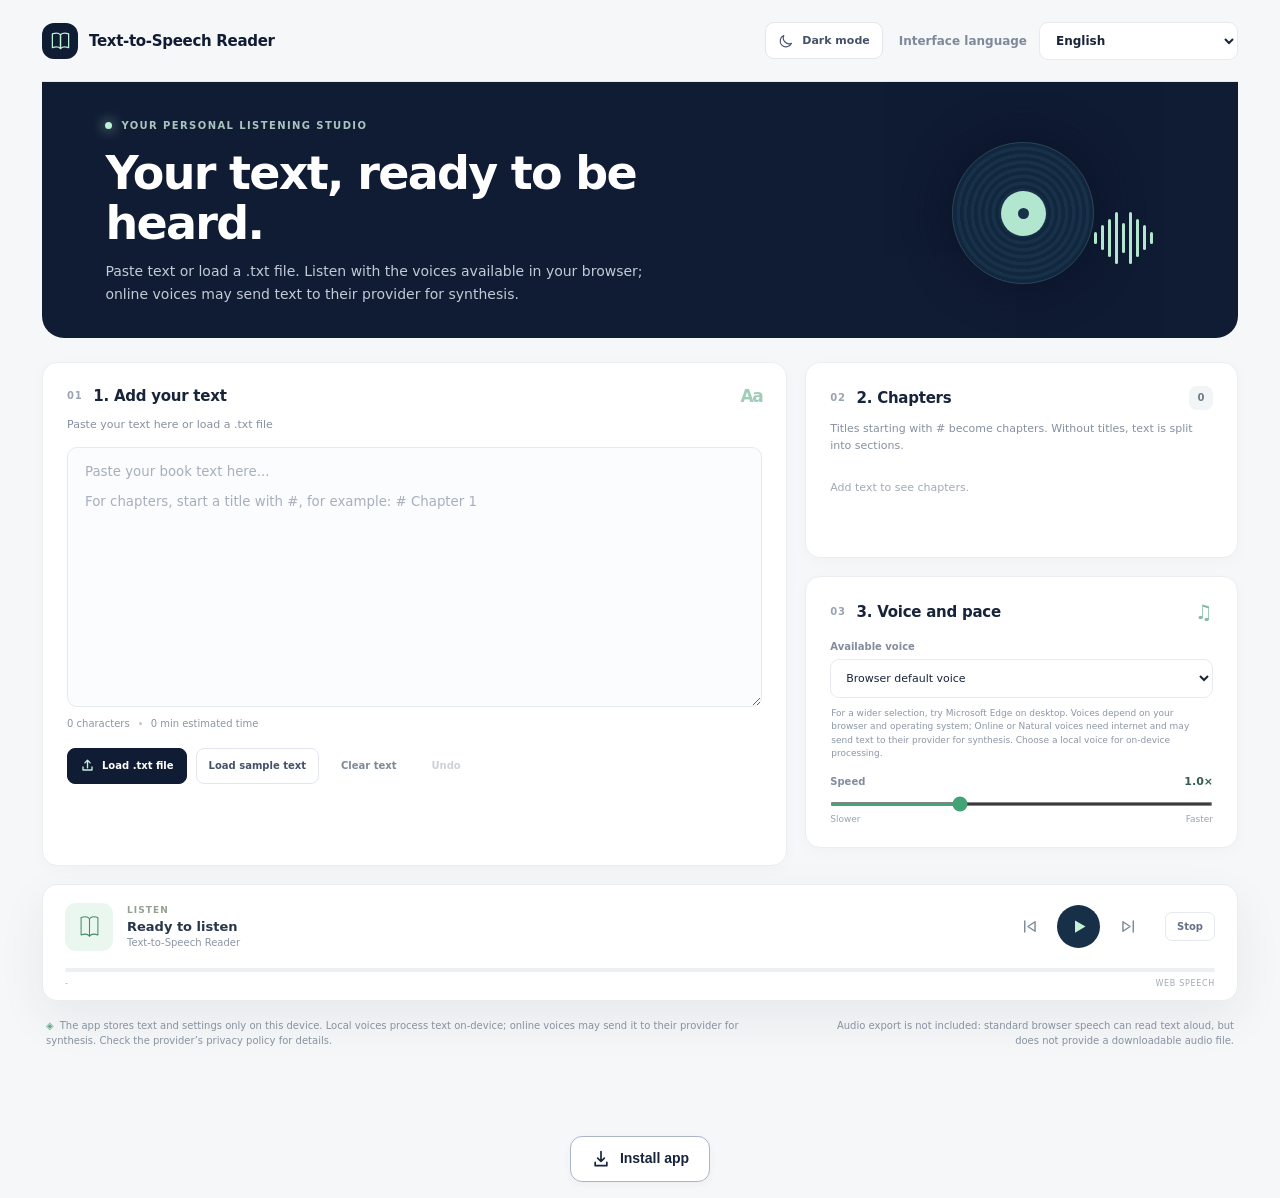
<file: index.html>
<!doctype html>
<html lang="ro">
<head>
<meta charset="utf-8">
<meta http-equiv="Content-Security-Policy" content="default-src 'self'; script-src 'self' 'unsafe-inline'; style-src 'self' 'unsafe-inline'; img-src 'self' data: blob:; font-src 'self' data:; media-src 'self' blob: data:; connect-src 'self'; worker-src 'self' blob:; object-src 'none'; base-uri 'self'; upgrade-insecure-requests">
<!-- CSP prin meta: GitHub Pages nu permite antete HTTP. Fara frame-ancestors/form-action, pe care meta nu le accepta. -->
<meta name="viewport" content="width=device-width, initial-scale=1">
<meta name="theme-color" content="#101c33">
<meta name="description" content="Transformă texte în audiobook-uri și ascultă-le cu vocile disponibile în browser.">
<link rel="manifest" href="manifest.json">
<link rel="icon" href="favicon.ico">
<link rel="apple-touch-icon" href="apple-touch-icon.png">
<title>Text-to-Speech Reader</title>
<link rel="canonical" href="https://tekideki.github.io/Text-to-Speech-Reader/">
<style>:root{color-scheme:light;--navy:#101c33;--ink:#18243a;--muted:#738098;--line:#e7eaf0;--paper:#f6f7f8;--white:#fff;--mint:#bdf2d7;--green:#1e6c55;--coral:#ff785f;--soft:#f2f6f4;--shadow:0 18px 48px rgba(25,40,68,.07)}
*{box-sizing:border-box}html{scroll-behavior:smooth}body{margin:0;background:var(--paper);color:var(--ink);font-family:Inter,ui-sans-serif,system-ui,-apple-system,BlinkMacSystemFont,"Segoe UI",sans-serif;-webkit-font-smoothing:antialiased}.page-shell{max-width:1320px;margin:0 auto;padding:0 42px 46px}.topbar{height:82px;display:flex;align-items:center;justify-content:space-between;border-bottom:1px solid #e5e8ed}.brand{display:flex;align-items:center;gap:11px;color:var(--navy);font-weight:760;text-decoration:none;font-size:15px;letter-spacing:-.3px}.brand-mark{width:36px;height:36px;border-radius:12px;background:var(--navy);display:grid;place-items:center}.brand-mark svg{width:25px;fill:none;stroke:var(--mint);stroke-width:2;stroke-linejoin:round;stroke-linecap:round}.locale-control{display:flex;align-items:center;gap:12px;color:#7e899c;font-size:12px;font-weight:600}.locale-control select,.full-select{font:inherit;color:var(--ink);border:1px solid var(--line);border-radius:9px;background:#fff;padding:10px 32px 10px 12px;outline:none}.hero{min-height:232px;display:flex;align-items:center;justify-content:space-between;padding:38px 5.3% 31px;background:var(--navy);border-radius:0 0 22px 22px;color:white;overflow:hidden;position:relative}.hero-copy{max-width:610px;position:relative;z-index:1}.eyebrow{display:flex;align-items:center;gap:9px;color:#a9c3bf;font-size:10px;font-weight:760;letter-spacing:1.4px}.eyebrow-dot{width:7px;height:7px;border-radius:50%;background:var(--mint);box-shadow:0 0 13px #bdf2d7}.hero h1{font-size:clamp(29px,4vw,46px);line-height:1.08;letter-spacing:-1.7px;margin:18px 0 12px;max-width:600px}.hero p{font-size:14px;line-height:1.65;color:#c1cad7;max-width:560px;margin:0}.hero-art{height:155px;width:260px;position:relative;display:grid;place-items:center;opacity:.95;margin-right:2%}.art-disc{width:142px;height:142px;border-radius:50%;background:repeating-radial-gradient(circle at center,#18334b 0 3px,#13283f 4px 7px);border:1px solid #2b4758;display:grid;place-items:center;box-shadow:0 0 45px #0b142a}.art-disc:before{content:"";position:absolute;width:45px;height:45px;border-radius:50%;background:var(--mint)}.art-disc span{width:11px;height:11px;border-radius:50%;z-index:1;background:#18334b}.sound-wave{position:absolute;right:0;bottom:23px;display:flex;align-items:center;gap:4px;height:60px}.sound-wave i{display:block;width:3px;border-radius:5px;background:var(--mint)}.sound-wave i:nth-child(1),.sound-wave i:nth-child(9){height:12px}.sound-wave i:nth-child(2),.sound-wave i:nth-child(8){height:25px}.sound-wave i:nth-child(3),.sound-wave i:nth-child(7){height:38px}.sound-wave i:nth-child(4),.sound-wave i:nth-child(6){height:52px}.sound-wave i:nth-child(5){height:30px}.workspace{display:grid;grid-template-columns:minmax(0,1.55fr) minmax(280px,.9fr);gap:18px;margin-top:24px}.panel{background:var(--white);border:1px solid #eaedf1;border-radius:15px;padding:23px 24px;box-shadow:0 4px 16px rgba(25,40,68,.025)}.source-panel{grid-row:span 2;min-height:448px}.panel-heading{display:flex;align-items:center;justify-content:space-between}.panel-heading>div{display:flex;align-items:center;gap:11px}.step{font-size:10px;letter-spacing:.7px;color:#9aa4b3;font-weight:750}.panel h2{font-size:15px;letter-spacing:-.25px;margin:0;font-weight:730}.panel-symbol{font-size:17px;font-weight:760;color:#a0cdb9;letter-spacing:-1.4px}.panel-hint{font-size:11px;line-height:1.55;color:#8590a0;margin:10px 0 14px}.source-panel textarea{display:block;width:100%;height:260px;resize:vertical;padding:16px 17px;border:1px solid #e6e9ef;border-radius:10px;background:#fbfcfd;color:#26344b;font:13px/1.7 inherit;font-family:inherit;outline:none;transition:border .18s,box-shadow .18s}.source-panel textarea:focus,.full-select:focus,.locale-control select:focus{border-color:#9ed9bf;box-shadow:0 0 0 3px rgba(126,202,166,.13)}textarea::placeholder{color:#a7afbd}.text-meta{display:flex;align-items:center;gap:9px;color:#8b95a4;font-size:10px;margin-top:11px}.meta-divider{width:3px;height:3px;background:#c0c6cf;border-radius:50%}.source-actions{display:flex;align-items:center;gap:9px;flex-wrap:wrap;margin-top:19px}.button{height:36px;padding:0 12px;border-radius:8px;font-family:inherit; font-size:10px; font-weight:650;font-family:inherit;font-size:10px;font-weight:670;display:inline-flex;align-items:center;justify-content:center;gap:7px;cursor:pointer;transition:transform .15s,background .15s,border .15s}.button:hover{transform:translateY(-1px)}.button-primary{background:var(--navy);color:#fff;border:1px solid var(--navy)}.button-primary:hover{background:#203250}.button-primary svg{width:15px;height:15px;fill:none;stroke:var(--mint);stroke-width:1.8;stroke-linecap:round;stroke-linejoin:round}.button-secondary{color:#44516a;background:#fff;border:1px solid #e3e7ed}.button-secondary:hover,.button-quiet:hover{border-color:#b8c2cf;background:#fafbfc}.button-quiet{color:#7e8999;background:transparent;border:1px solid transparent}.undo-button:disabled{opacity:.38;cursor:default;transform:none}.side-column{display:flex;flex-direction:column;gap:18px}.chapter-panel{min-height:196px}.chapter-count{min-width:24px;height:24px;display:grid;place-items:center;border-radius:8px;background:#f2f5f6;color:#6d7c89;font-size:10px;font-weight:750}.chapter-list{max-height:112px;overflow:auto;display:flex;flex-direction:column;gap:5px}.empty-chapters{font-size:11px;color:#a0a9b6;padding:13px 0}.chapter-item{display:flex;align-items:center;gap:9px;width:100%;text-align:left;background:transparent;border:0;border-radius:7px;padding:8px 9px;color:#59677b;font:inherit;cursor:pointer}.chapter-item:hover{background:#f5f8f6}.chapter-item.active{background:#eef8f2;color:#215d49}.chapter-index{font-size:9px;color:#9aa7a4;font-weight:700}.chapter-name{font-size:11px;white-space:nowrap;overflow:hidden;text-overflow:ellipsis}.voice-panel{min-height:220px}.voice-icon{font-size:20px;color:#86baa3}.field-label{display:block;color:#818c9d;font-size:10px;font-weight:650;margin:17px 0 7px}.full-select{width:100%;font-size:11px;padding:11px 30px 11px 11px}.rate-row{display:flex;justify-content:space-between;align-items:center;margin-top:14px}.rate-row .field-label{margin:0}.rate-row output{font-size:11px;color:#335e4d;font-weight:700}.rate-slider{width:100%;height:4px;margin:14px 0 0;accent-color:#43a276;cursor:pointer}.range-labels{display:flex;justify-content:space-between;color:#9aa3b0;font-size:9px;margin-top:4px}.player-card{grid-column:1/-1;background:#fff;border:1px solid #e9edf0;border-radius:15px;padding:18px 22px 12px;box-shadow:var(--shadow)}.player-main{display:flex;align-items:center;gap:14px}.player-cover{width:48px;height:48px;flex:none;border-radius:11px;background:#eaf7ef;display:grid;place-items:center}.player-cover svg{width:31px;fill:none;stroke:#458c69;stroke-width:1.6;stroke-linejoin:round;stroke-linecap:round}.player-copy{min-width:0;flex:1}.player-kicker{font-size:9px;text-transform:uppercase;letter-spacing:1.1px;color:#96a091;font-weight:750}.player-status{font-size:13px;font-weight:700;color:#27354a;margin-top:4px}.active-chapter{font-size:10px;color:#8a95a4;margin-top:3px;white-space:nowrap;overflow:hidden;text-overflow:ellipsis;max-width:390px}.player-controls{display:flex;align-items:center;gap:13px}.icon-button,.play-button{border:0;display:grid;place-items:center;cursor:pointer}.icon-button{width:30px;height:34px;background:transparent;color:#7a8996}.icon-button:hover{color:#255e48}.icon-button svg{width:19px;height:19px;fill:none;stroke:currentColor;stroke-width:1.8;stroke-linecap:round;stroke-linejoin:round}.play-button{width:43px;height:43px;border-radius:50%;background:#173047;color:#c5f1d7;transition:transform .15s,background .15s}.play-button:hover{transform:scale(1.05);background:#244760}.play-button svg{width:21px;height:21px;fill:currentColor}.pause-icon{display:none}.play-button.is-playing .play-icon{display:none}.play-button.is-playing .pause-icon{display:block}.stop-button{background:transparent;border:1px solid #e5e9ed;border-radius:7px;padding:8px 11px;color:#657286;font:inherit;font-size:10px;font-weight:650;cursor:pointer;margin-left:8px}.stop-button:hover{background:#f7f8f9}.progress-track{height:4px;background:#edf0f2;border-radius:5px;margin-top:17px;overflow:hidden}.progress-track span{display:block;height:100%;width:0;background:#70bb91;border-radius:5px;transition:width .25s}.player-foot{display:flex;justify-content:space-between;margin-top:7px;color:#a2aab5;font-size:8px;letter-spacing:.7px}.footnotes{display:flex;align-items:flex-start;justify-content:space-between;gap:20px;margin:17px 4px;color:#8792a0;font-size:10px;line-height:1.55}.footnotes p{margin:0;max-width:700px}.privacy-icon{color:#64a781;margin-right:6px}.export-note{text-align:right;max-width:400px!important}.sr-only{position:absolute;width:1px;height:1px;padding:0;margin:-1px;overflow:hidden;clip:rect(0,0,0,0);white-space:nowrap;border:0}
@media(max-width:780px){.page-shell{padding:0 20px 32px}.hero{padding:32px 6%;min-height:205px}.hero-art{width:160px;transform:scale(.85);transform-origin:right center;margin-right:-3%}.workspace{grid-template-columns:1fr}.source-panel{grid-row:auto;min-height:0}.source-panel textarea{height:220px}.side-column{display:grid;grid-template-columns:1fr 1fr}.player-card{grid-column:1}.footnotes{flex-direction:column;gap:7px}.export-note{text-align:left;max-width:none!important}}
@media(max-width:540px){.page-shell{padding:0 13px 25px}.topbar{height:68px}.brand{font-size:13px}.brand-mark{width:32px;height:32px}.locale-control{gap:6px;font-size:0}.locale-control select{font-size:11px;padding:8px 24px 8px 9px}.hero{border-radius:0 0 15px 15px;min-height:190px;padding:25px 20px}.hero h1{font-size:31px;max-width:340px}.hero p{font-size:12px;max-width:340px}.hero-art{position:absolute;right:0;bottom:-35px;opacity:.25;transform:scale(.8)}.workspace{margin-top:15px;gap:13px}.panel{padding:19px 17px}.source-panel textarea{height:200px}.source-actions{gap:6px}.button{font-size:9px;padding:0 9px}.side-column{grid-template-columns:1fr;gap:13px}.chapter-panel{min-height:150px}.voice-panel{min-height:0}.player-card{padding:14px 13px 11px}.player-main{gap:8px}.player-cover{width:38px;height:38px}.player-controls{gap:3px}.icon-button{width:24px}.play-button{width:39px;height:39px}.stop-button{margin-left:0;padding:7px 8px;font-size:9px}.active-chapter{max-width:145px}.player-status{font-size:12px}.footnotes{font-size:9px;margin:13px 3px}}
@media(prefers-reduced-motion:reduce){*,*:before,*:after{scroll-behavior:auto!important;transition:none!important}}

/* Light and dark appearance */
.topbar-actions{display:flex;align-items:center;gap:16px}.theme-toggle{min-height:37px;display:inline-flex;align-items:center;justify-content:center;gap:8px;padding:0 12px;border:1px solid #e2e7ec;border-radius:9px;background:#fff;color:#44516a;font:inherit;font-size:11px;font-weight:680;cursor:pointer;transition:background .15s,border .15s,transform .15s}.theme-toggle:hover{background:#f5f8f6;border-color:#bdc9c9;transform:translateY(-1px)}.theme-toggle svg{width:16px;height:16px;fill:none;stroke:currentColor;stroke-width:1.7;stroke-linecap:round;stroke-linejoin:round}.theme-sun{display:none}
html.theme-dark{color-scheme:dark;--navy:#0c1729;--ink:#e5ecf6;--muted:#a5b1c2;--line:#2a384d;--paper:#0b1321;--white:#121e30;--soft:#19283a;--shadow:0 18px 48px rgba(0,0,0,.22)}
html.theme-dark body{background:var(--paper);color:var(--ink)}html.theme-dark .topbar{border-color:#263349}html.theme-dark .brand{color:#edf2fa}html.theme-dark .locale-control{color:#a4b0c1}html.theme-dark .locale-control select{background:#162337;border-color:#304057;color:#e3ebf5}html.theme-dark .theme-toggle{background:#172439;border-color:#304057;color:#dce6f2}html.theme-dark .theme-toggle:hover{background:#20314a;border-color:#50627a}html.theme-dark .theme-moon{display:none}html.theme-dark .theme-sun{display:block;color:#f0c878}
html.theme-dark .panel,html.theme-dark .player-card{background:#121e30;border-color:#26364b;box-shadow:var(--shadow)}html.theme-dark .panel-hint{color:#a0adbf}html.theme-dark .step{color:#9baac0}html.theme-dark .panel-symbol{color:#8fc5a9}html.theme-dark .source-panel textarea{background:#0d1829;border-color:#2a3b52;color:#edf3fb}html.theme-dark textarea::placeholder{color:#8290a5}html.theme-dark .text-meta{color:#a1adc0}html.theme-dark .meta-divider{background:#64728a}html.theme-dark .button-secondary,html.theme-dark .button-quiet{background:#172439;border-color:#2c3c52;color:#c1ccda}html.theme-dark .button-secondary:hover,html.theme-dark .button-quiet:hover{background:#20314a;border-color:#50627a}html.theme-dark .undo-button:disabled{opacity:.42}html.theme-dark .chapter-count{background:#1c2c40;color:#b7c4d4}html.theme-dark .chapter-item{color:#bac6d5}html.theme-dark .chapter-item:hover{background:#1a2a3c}html.theme-dark .chapter-item.active{background:#1b3a34;color:#b8edcf}html.theme-dark .chapter-index{color:#91a59c}html.theme-dark .empty-chapters{color:#8d9bb0}html.theme-dark .voice-icon{color:#91c7a8}html.theme-dark .field-label{color:#aab6c7}html.theme-dark .full-select{background:#0d1829;border-color:#304057;color:#e6edf6}html.theme-dark .rate-row output{color:#a7e2bf}html.theme-dark .range-labels{color:#a2afc1}html.theme-dark .player-cover{background:#1b352f}html.theme-dark .player-cover svg{stroke:#a5dfbc}html.theme-dark .player-kicker{color:#a4b09f}html.theme-dark .player-status{color:#e7edf6}html.theme-dark .active-chapter{color:#a5b1c1}html.theme-dark .icon-button{color:#a9b7c8}html.theme-dark .icon-button:hover{color:#b8edcf}html.theme-dark .play-button{background:#29445c;color:#c5f1d7}html.theme-dark .play-button:hover{background:#355a70}html.theme-dark .stop-button{background:#172439;border-color:#304057;color:#c1ccda}html.theme-dark .stop-button:hover{background:#20314a}html.theme-dark .progress-track{background:#26354a}html.theme-dark .player-foot,html.theme-dark .footnotes{color:#9caabe}html.theme-dark .privacy-icon{color:#91c7a8}
@media(max-width:780px){.topbar-actions{gap:10px}}
@media(max-width:540px){.topbar-actions{gap:7px}.theme-toggle{width:36px;min-height:36px;padding:0}.theme-toggle span{display:none}.theme-toggle svg{width:17px;height:17px}.locale-control select{max-width:90px}}
.edge-voice-note{font-size:9px;line-height:1.5;color:#8b96a5;margin:9px 1px 0}
html.theme-dark .edge-voice-note{color:#a3afbf}



  /* regula casei: tinte de atingere pe mobil */
  @media (pointer: coarse), (max-width: 700px) {
    .brand { min-height: 34px; display: inline-flex; align-items: center; }
    #localeSelect { min-height: 34px; }
    #rateInput { min-height: 34px; display: inline-flex; align-items: center; }
    #stopButton { min-height: 34px; display: inline-flex; align-items: center; }
  }
</style>
<script>try{if(localStorage.getItem('td-audiobook-theme')==='dark')document.documentElement.classList.add('theme-dark');}catch(_){}</script>

<style id="ecran-mic">
/* regula casei: ecrane mici (320px) - nimic nu are voie sa iasa din ecran.
   Blocul sta la finalul <head>, deci invinge stilurile de mai sus fara sa le rescrie. */
@media (max-width: 380px) {
  html, body { max-width: 100%; overflow-x: hidden; }
  img, svg, canvas, video, table { max-width: 100%; }
  /* antetul: selectul de limba si butonul de tema se pot strange si trec pe randul urmator */
  header .tools, header .controls, .topbar .tools, .topbar .controls, .tools, .controls { flex-wrap: wrap; min-width: 0; }
  header select, .tools select, .controls select, select#lang, select#lang-select, #lang-select { max-width: 100%; min-width: 0; }
  /* panourile si cardurile se largestesc la cat incape */
  .panel, .card, .sheet, .action, .action-main, .action-side, .source-panel, .panel-heading { min-width: 0; max-width: 100%; }
  .chips, #cityChips { flex-wrap: wrap; }
  /* grila paginii: 1fr singur isi ia latimea minima de la cel mai lat copil (cardul playerului,
     338px), deci coloana trebuie fortata la minmax(0, 1fr) si copiii la min-width 0. */
  .workspace, .side-column { grid-template-columns: minmax(0, 1fr); }
  .workspace > *, .side-column > * { min-width: 0; max-width: 100%; }
}
</style>
<style id="tinte-44">
/* regula casei: pe telefon, tinta de atingere are cel putin 44x44px (WCAG 2.5.5, Apple HIG).
   Se aplica doar pe pointer gros sau ecran mic, ca sa nu umfle interfata pe desktop.
   `!important` e intentionat: e un prag de accesibilitate, nu o preferinta de stil, iar
   fiecare unealta are propriile reguli de buton care ar castiga altfel.
   Tabla jocurilor (`.cell`, `.tile`, `.slot`, `.key`) este lasata afara: acolo marimea
   tintei e data de grila, nu de deget, si e tratata in blocul fiecarui joc. */
@media (pointer: coarse), (max-width: 700px) {
  html body :is(button, select, textarea, summary, [role="button"],
      input:not([type="checkbox"]):not([type="radio"]):not([type="file"]):not([type="hidden"]),
      label:has(input[type="checkbox"]), label:has(input[type="radio"]),
      .check, .check-label, .switch, .btn, .button):not(.cell):not(.tile):not(.slot):not(.key) {
    min-height: 44px !important;
  }
  html body :is(button, [role="button"], .btn, .button, .chip, .langbtn, .iconbtn, .icon-btn,
      .btn-icon, .icon-button, .swatch, .switch, .tbtn, .buy, .skip):not(.cell):not(.tile):not(.slot):not(.key) {
    display: inline-flex !important; align-items: center !important; justify-content: center !important;
  }
  html body :is(.iconbtn, .icon-btn, .btn-icon, .icon-button, .langbtn, .theme-toggle, .theme,
      .swatch, .switch, .tbtn, .swap, .play-button, .stop-button, .undo, .buy,
      .nav-btn, .editor-close, .round-btn, .chip-x, .close, .btn-close, .randomize-mini,
      .history > button, .swatches > button) {
    min-width: 44px !important; min-height: 44px !important;
  }
  html body :is(select, input[type="color"], input[type="number"], input[type="text"]) {
    min-width: 44px !important;
  }
  html body :is(input[type="checkbox"], input[type="radio"]) { min-width: 24px !important; min-height: 24px !important; }
  /* legaturile din afara textului curent (antet, subsol, navigatie); cele din propozitie
     ramin legaturi de text, cum spune si exceptia pentru text din WCAG 2.5.5.
     Cardurile-legatura isi pastreaza asezarea, doar inaltimea minima creste. */
  html body a:not(p a):not(li a):not(td a):not(.gcard):not(.card) {
    min-height: 44px !important; min-width: 44px !important;
  }
  html body :is(a.skip, .brand, a.buy) { display: inline-flex !important; align-items: center !important; }
  /* barele care nu incapeau: se asaza pe doua randuri in loc sa iasa din ecran */
  html body :is(nav, .nav, .navbar, .toolbar, .links, footer, .footnotes, .player-controls,
      header, .topbar, .masthead, .app-header,
      .topbar-actions, .header-actions, .hero-actions, .actions, .action-row,
      .btn-row, .button-row, .controls, .controls-row, .filters,
      .topbar-inner, .header-inner, .nav-inner, .bar-inner,
      [class$="-inner"], [class$="-actions"]) {
    flex-wrap: wrap !important;
  }
  html body input[type="range"] { height: 44px !important; }
  /* campurile de fisier sunt suprapuse peste zona de tragere si nu trebuie sa iasa din ea */
  html body :is(input[type="file"], input[type="color"], img, video, canvas) { max-width: 100% !important; }
}
</style>
</head>
<body>
<div class="page-shell">
  <header class="topbar">
    <a class="brand" href="#top" aria-label="Text-to-Speech Reader">
      <span class="brand-mark" aria-hidden="true"><svg viewBox="0 0 40 40"><path d="M7 9.5c5.1-2 10.2-1.5 13 1.2v22c-2.8-2.7-7.9-3.2-13-1.2zM33 9.5c-5.1-2-10.2-1.5-13 1.2v22c2.8-2.7 7.9-3.2 13-1.2z"/><path d="M20 11v22"/></svg></span>
      <span data-i18n="appName">Text-to-Speech Reader</span>
    </a>
    <div class="topbar-actions">
      <button id="themeToggle" class="theme-toggle" type="button" aria-label="Dark mode" title="Dark mode">
        <svg class="theme-moon" viewBox="0 0 24 24" aria-hidden="true"><path d="M20.2 15.3A8.7 8.7 0 0 1 8.7 3.8 8.8 8.8 0 1 0 20.2 15.3Z"/></svg>
        <svg class="theme-sun" viewBox="0 0 24 24" aria-hidden="true"><circle cx="12" cy="12" r="4"/><path d="M12 2v2m0 16v2M4.93 4.93l1.42 1.42m11.3 11.3 1.42 1.42M2 12h2m16 0h2M4.93 19.07l1.42-1.42m11.3-11.3 1.42-1.42"/></svg>
        <span id="themeLabel">Dark mode</span>
      </button>
      <label class="locale-control"><span data-i18n="language">Limba interfeței</span>
        <select id="localeSelect" aria-label="Interface language">
          <option value="ro">Română</option><option value="en">English</option><option value="sr-latn">Srpski (latinica)</option><option value="sr-cyrl">Srpski (ćirilica)</option>
        </select>
      </label>
    </div>
  </header>

  <main id="top">
    <section class="hero">
      <div class="hero-copy">
        <div class="eyebrow"><span class="eyebrow-dot"></span><span data-i18n="eyebrow">STUDIO PERSONAL DE ASCULTARE</span></div>
        <h1 data-i18n="title">Textul tău, transformat în ascultare.</h1>
        <p data-i18n="subtitle">Lipește un text sau încarcă un fișier .txt. Redă-l cu vocile disponibile în browser; vocile Online pot trimite textul furnizorului pentru sinteză.</p>
      </div>
      <div class="hero-art" aria-hidden="true"><div class="art-disc"><span></span></div><div class="sound-wave"><i></i><i></i><i></i><i></i><i></i><i></i><i></i><i></i><i></i></div></div>
    </section>

    <div class="workspace">
      <section class="panel source-panel">
        <div class="panel-heading"><div><span class="step">01</span><h2 data-i18n="sourceTitle">1. Adaugă textul</h2></div><span class="panel-symbol" aria-hidden="true">Aa</span></div>
        <p class="panel-hint" data-i18n="sourceHint">Lipește textul aici sau încarcă un fișier .txt</p>
        <textarea id="textInput" spellcheck="false" data-i18n-placeholder="placeholder" placeholder="Lipește textul cărții aici..."></textarea>
        <div class="text-meta"><span id="charCount">0 caractere</span><span class="meta-divider"></span><span id="timeEstimate">0 min timp estimat</span></div>
        <div class="source-actions">
          <label class="button button-primary upload-button" for="fileInput"><svg viewBox="0 0 20 20" aria-hidden="true"><path d="M10 13V3m0 0L6.5 6.5M10 3l3.5 3.5M4 12v4h12v-4"/></svg><span data-i18n="upload">Încarcă fișier .txt</span></label>
          <input id="fileInput" type="file" accept=".txt,text/plain" hidden>
          <button id="sampleButton" class="button button-secondary" type="button" data-i18n="sample">Încarcă text demonstrativ</button>
          <button id="clearButton" class="button button-quiet" type="button" data-i18n="clear">Șterge textul</button>
          <button id="undoButton" class="button button-quiet undo-button" type="button" data-i18n="undo" disabled>Anulează</button>
        </div>
      </section>

      <aside class="side-column">
        <section class="panel chapter-panel">
          <div class="panel-heading"><div><span class="step">02</span><h2 data-i18n="chaptersTitle">2. Capitole</h2></div><span class="chapter-count" id="chapterCount">0</span></div>
          <p class="panel-hint" data-i18n="chapterHint">Titlurile care încep cu # devin capitole. Dacă nu există titluri, textul este împărțit în secțiuni.</p>
          <div id="chapterList" class="chapter-list" aria-label="Chapters"></div>
        </section>
        <section class="panel voice-panel">
          <div class="panel-heading"><div><span class="step">03</span><h2 data-i18n="voiceTitle">3. Voce și ritm</h2></div><span class="voice-icon" aria-hidden="true">♫</span></div>
          <label class="field-label" for="voiceSelect" data-i18n="voice">Voce disponibilă</label>
          <select id="voiceSelect" class="full-select"><option value="" data-i18n="voiceLoading">Se caută vocile disponibile...</option></select>
          <p class="edge-voice-note" data-i18n="edgeVoiceNote">Pentru o selecție mai bogată, încearcă Microsoft Edge pe desktop. Vocile depind de browser și sistem; cele Online sau Natural necesită internet și pot trimite textul furnizorului pentru sinteză. Alege o voce locală pentru procesare pe dispozitiv.</p>
          <div class="rate-row"><label class="field-label" for="rateInput" data-i18n="rate">Viteză</label><output id="rateValue" for="rateInput">1.0×</output></div>
          <input id="rateInput" class="rate-slider" type="range" min="0.6" max="1.8" step="0.1" value="1" aria-label="Speech speed">
          <div class="range-labels"><span data-i18n="rateSlow">Mai lent</span><span data-i18n="rateFast">Mai rapid</span></div>
        </section>
      </aside>

      <section class="player-card">
        <div class="player-main">
          <div class="player-cover" aria-hidden="true"><svg viewBox="0 0 48 48"><path d="M11 10c6-2 11-1 13 2v27c-2-3-7-4-13-2zM37 10c-6-2-11-1-13 2v27c2-3 7-4 13-2z"/><path d="M24 12v27"/></svg></div>
          <div class="player-copy"><div class="player-kicker" data-i18n="playerTitle">Ascultă</div><div id="playerStatus" class="player-status" aria-live="polite" data-i18n="idle">Pregătit pentru ascultare</div><div id="activeChapter" class="active-chapter">Text-to-Speech Reader</div></div>
          <div class="player-controls">
            <button id="prevButton" class="icon-button" type="button" data-i18n-aria="previous" aria-label="Capitolul anterior"><svg viewBox="0 0 24 24"><path d="M6 5v14M19 6l-9 6 9 6z"/></svg></button>
            <button id="playButton" class="play-button" type="button" data-i18n-aria="play" aria-label="Redă capitolul"><svg class="play-icon" viewBox="0 0 24 24"><path d="m8 5 12 7-12 7z"/></svg><svg class="pause-icon" viewBox="0 0 24 24"><path d="M7 5h4v14H7zM15 5h4v14h-4z"/></svg></button>
            <button id="nextButton" class="icon-button" type="button" data-i18n-aria="next" aria-label="Capitolul următor"><svg viewBox="0 0 24 24"><path d="M18 5v14M5 6l9 6-9 6z"/></svg></button>
          </div>
          <button id="stopButton" class="stop-button" type="button" data-i18n="stop">Oprește</button>
        </div>
        <div class="progress-track"><span id="progressBar"></span></div>
        <div class="player-foot"><span id="progressLabel">-</span><span>WEB SPEECH</span></div>
      </section>
    </div>

    <footer class="footnotes"><p><span class="privacy-icon">◈</span><span data-i18n="privacy">Aplicația salvează textul și setările doar pe dispozitiv. Vocile locale procesează textul pe dispozitiv; vocile Online îl pot trimite furnizorului pentru sinteză. Verifică politica furnizorului pentru detalii.</span></p><p class="export-note" data-i18n="exportNote">Exportul audio nu este inclus: funcția vocală standard a browserului redă textul, dar nu furnizează un fișier descărcabil.</p></footer>
  </main>
</div>
<script>window.TD_LOCALES={"ro":{"appName":"Cititor text cu voce","eyebrow":"STUDIO PERSONAL DE ASCULTARE","title":"Textul tău, transformat în ascultare.","subtitle":"Lipește un text sau încarcă un fișier .txt. Redă-l cu vocile disponibile în browser; vocile Online pot trimite textul furnizorului pentru sinteză.","language":"Limba interfeței","sourceTitle":"1. Adaugă textul","sourceHint":"Lipește textul aici sau încarcă un fișier .txt","placeholder":"Lipește textul cărții aici...\n\nPentru capitole, începe titlul cu #, de exemplu: # Capitolul 1","upload":"Încarcă fișier .txt","sample":"Încarcă text demonstrativ","clear":"Șterge textul","undo":"Anulează","characters":"caractere","estimate":"timp estimat","chaptersTitle":"2. Capitole","chapterHint":"Titlurile care încep cu # devin capitole. Dacă nu există titluri, textul este împărțit în secțiuni.","noChapters":"Adaugă text pentru a vedea capitolele.","voiceTitle":"3. Voce și ritm","voice":"Voce disponibilă","voiceLoading":"Se caută vocile disponibile...","noVoice":"Vocea implicită a browserului","rate":"Viteză","rateSlow":"Mai lent","rateFast":"Mai rapid","playerTitle":"Ascultă","play":"Redă capitolul","pause":"Pauză","resume":"Continuă","stop":"Oprește","previous":"Capitolul anterior","next":"Capitolul următor","idle":"Pregătit pentru ascultare","playing":"Se redă","paused":"În pauză","stopped":"Redare oprită","emptyError":"Adaugă sau încarcă text înainte de redare.","unsupported":"Acest browser nu oferă sinteză vocală. Încearcă o versiune recentă de Chrome, Edge sau Safari.","fileError":"Nu am putut citi fișierul. Încearcă un fișier text simplu (.txt).","privacy":"Aplicația salvează textul și setările doar pe dispozitiv. Vocile locale procesează textul pe dispozitiv; vocile Online îl pot trimite furnizorului pentru sinteză. Verifică politica furnizorului pentru detalii.","exportNote":"Exportul audio nu este inclus: funcția vocală standard a browserului redă textul, dar nu furnizează un fișier descărcabil.","section":"Secțiunea","loaded":"Text încărcat","cleared":"Textul a fost șters. Poți anula ultima ștergere.","sampleText":"# Începutul unei călătorii\n\nÎntr-o dimineață limpede, Mara a găsit pe pervaz o scrisoare fără semnătură. Hârtia mirosea a ploaie și a lemn vechi. A deschis-o încet, iar primele cuvinte au făcut-o să uite de cafeaua care se răcea.\n\n# Drumul spre gară\n\nOrașul abia se trezea. Mara și-a pus haina, a luat scrisoarea și a pornit spre gară, fără să știe că fiecare rând o îndepărta de viața pe care o cunoscuse.","themeToDark":"Mod întunecat","themeToLight":"Mod luminos","edgeVoiceNote":"Pentru o selecție mai bogată, încearcă Microsoft Edge pe desktop. Vocile depind de browser și sistem; cele Online sau Natural necesită internet și pot trimite textul furnizorului pentru sinteză. Alege o voce locală pentru procesare pe dispozitiv.","localVoice":"voce locală","onlineVoice":"voce online","voiceSourceUnknown":"sursă necunoscută"},"en":{"appName":"Text-to-Speech Reader","eyebrow":"YOUR PERSONAL LISTENING STUDIO","title":"Your text, ready to be heard.","subtitle":"Paste text or load a .txt file. Listen with the voices available in your browser; online voices may send text to their provider for synthesis.","language":"Interface language","sourceTitle":"1. Add your text","sourceHint":"Paste your text here or load a .txt file","placeholder":"Paste your book text here...\n\nFor chapters, start a title with #, for example: # Chapter 1","upload":"Load .txt file","sample":"Load sample text","clear":"Clear text","undo":"Undo","characters":"characters","estimate":"estimated time","chaptersTitle":"2. Chapters","chapterHint":"Titles starting with # become chapters. Without titles, text is split into sections.","noChapters":"Add text to see chapters.","voiceTitle":"3. Voice and pace","voice":"Available voice","voiceLoading":"Looking for available voices...","noVoice":"Browser default voice","rate":"Speed","rateSlow":"Slower","rateFast":"Faster","playerTitle":"Listen","play":"Play chapter","pause":"Pause","resume":"Resume","stop":"Stop","previous":"Previous chapter","next":"Next chapter","idle":"Ready to listen","playing":"Playing","paused":"Paused","stopped":"Playback stopped","emptyError":"Add or load text before playback.","unsupported":"This browser does not provide speech synthesis. Try a recent version of Chrome, Edge, or Safari.","fileError":"Could not read that file. Try a plain text (.txt) file.","privacy":"The app stores text and settings only on this device. Local voices process text on-device; online voices may send it to their provider for synthesis. Check the provider’s privacy policy for details.","exportNote":"Audio export is not included: standard browser speech can read text aloud, but does not provide a downloadable audio file.","section":"Section","loaded":"Text loaded","cleared":"Text cleared. You can undo the last clear.","sampleText":"# The beginning of a journey\n\nOn a clear morning, Mara found an unsigned letter on the windowsill. The paper smelled of rain and old wood. She opened it slowly, and the first words made her forget the coffee growing cold.\n\n# The road to the station\n\nThe city was barely waking. Mara put on her coat, took the letter, and set off for the station, not knowing that every line was taking her farther from the life she had known.","themeToDark":"Dark mode","themeToLight":"Light mode","edgeVoiceNote":"For a wider selection, try Microsoft Edge on desktop. Voices depend on your browser and operating system; Online or Natural voices need internet and may send text to their provider for synthesis. Choose a local voice for on-device processing.","localVoice":"local voice","onlineVoice":"online voice","voiceSourceUnknown":"source unknown"},"sr-latn":{"appName":"Čitač teksta","eyebrow":"TVOJ LIČNI STUDIO ZA SLUŠANJE","title":"Tvoj tekst, spreman da se sluša.","subtitle":"Nalepi tekst ili učitaj .txt datoteku. Slušaj pomoću glasova dostupnih u pregledaču; online glasovi mogu poslati tekst svom provajderu radi sinteze.","language":"Jezik interfejsa","sourceTitle":"1. Dodaj tekst","sourceHint":"Nalepi tekst ovde ili učitaj .txt datoteku","placeholder":"Nalepi tekst knjige ovde...\n\nZa poglavlja, započni naslov znakom #, na primer: # Poglavlje 1","upload":"Učitaj .txt datoteku","sample":"Učitaj primer teksta","clear":"Obriši tekst","undo":"Poništi","characters":"znakova","estimate":"procenjeno vreme","chaptersTitle":"2. Poglavlja","chapterHint":"Naslovi koji počinju znakom # postaju poglavlja. Bez naslova, tekst se deli na odeljke.","noChapters":"Dodaj tekst da bi se prikazala poglavlja.","voiceTitle":"3. Glas i tempo","voice":"Dostupan glas","voiceLoading":"Traže se dostupni glasovi...","noVoice":"Podrazumevani glas pregledača","rate":"Brzina","rateSlow":"Sporije","rateFast":"Brže","playerTitle":"Slušaj","play":"Pusti poglavlje","pause":"Pauza","resume":"Nastavi","stop":"Zaustavi","previous":"Prethodno poglavlje","next":"Sledeće poglavlje","idle":"Spremno za slušanje","playing":"Reprodukuje se","paused":"Pauzirano","stopped":"Reprodukcija zaustavljena","emptyError":"Dodaj ili učitaj tekst pre reprodukcije.","unsupported":"Ovaj pregledač ne podržava sintezu govora. Pokušaj noviju verziju Chrome-a, Edge-a ili Safari-ja.","fileError":"Datoteka nije mogla da se pročita. Pokušaj sa običnom tekstualnom (.txt) datotekom.","privacy":"Aplikacija čuva tekst i podešavanja samo na ovom uređaju. Lokalni glasovi obrađuju tekst na uređaju; online glasovi mogu poslati tekst svom provajderu radi sinteze. Za detalje proveri politiku privatnosti provajdera.","exportNote":"Izvoz zvuka nije uključen: standardni govor pregledača čita tekst naglas, ali ne omogućava preuzimanje audio datoteke.","section":"Odeljak","loaded":"Tekst je učitan","cleared":"Tekst je obrisan. Možeš da poništiš poslednje brisanje.","sampleText":"# Početak putovanja\n\nJednog vedrog jutra, Mara je na prozorskoj dasci pronašla pismo bez potpisa. Papir je mirisao na kišu i staro drvo. Polako ga je otvorila, a prve reči učinile su da zaboravi na kafu koja se hladila.\n\n# Put do stanice\n\nGrad se tek budio. Mara je obukla kaput, uzela pismo i krenula ka stanici, ne znajući da je svaki red udaljava od života koji je poznavala.","themeToDark":"Tamni režim","themeToLight":"Svetli režim","edgeVoiceNote":"Za veći izbor isprobaj Microsoft Edge na računaru. Glasovi zavise od pregledača i sistema; glasovi Online ili Natural zahtevaju internet i mogu poslati tekst provajderu radi sinteze. Izaberi lokalni glas za obradu na uređaju.","localVoice":"lokalni glas","onlineVoice":"online glas","voiceSourceUnknown":"nepoznat izvor"},"sr-cyrl":{"appName":"Читач текста","eyebrow":"ТВОЈ ЛИЧНИ СТУДИО ЗА СЛУШАЊЕ","title":"Твој текст, спреман да се слуша.","subtitle":"Налепи текст или учитај .тxт датотеку. Слушај помоћу гласова доступних у прегледачу; онлине гласови могу послати текст свом провајдеру ради синтезе.","language":"Језик интерфејса","sourceTitle":"1. Додај текст","sourceHint":"Налепи текст овде или учитај .тxт датотеку","placeholder":"Налепи текст књиге овде...\n\nЗа поглавља, започни наслов знаком #, на пример: # Поглавље 1","upload":"Учитај .тxт датотеку","sample":"Учитај пример текста","clear":"Обриши текст","undo":"Поништи","characters":"знакова","estimate":"процењено време","chaptersTitle":"2. Поглавља","chapterHint":"Наслови који почињу знаком # постају поглавља. Без наслова, текст се дели на одељке.","noChapters":"Додај текст да би се приказала поглавља.","voiceTitle":"3. Глас и темпо","voice":"Доступан глас","voiceLoading":"Траже се доступни гласови...","noVoice":"Подразумевани глас прегледача","rate":"Брзина","rateSlow":"Спорије","rateFast":"Брже","playerTitle":"Слушај","play":"Пусти поглавље","pause":"Пауза","resume":"Настави","stop":"Заустави","previous":"Претходно поглавље","next":"Следеће поглавље","idle":"Спремно за слушање","playing":"Репродукује се","paused":"Паузирано","stopped":"Репродукција заустављена","emptyError":"Додај или учитај текст пре репродукције.","unsupported":"Овај прегледач не подржава синтезу говора. Покушај новију верзију Цхроме-а, Едге-а или Сафари-ја.","fileError":"Датотека није могла да се прочита. Покушај са обичном текстуалном (.тxт) датотеком.","privacy":"Апликација чува текст и подешавања само на овом уређају. Локални гласови обрађују текст на уређају; онлине гласови могу послати текст свом провајдеру ради синтезе. За детаље провери политику приватности провајдера.","exportNote":"Извоз звука није укључен: стандардни говор прегледача чита текст наглас, али не омогућава преузимање аудио датотеке.","section":"Одељак","loaded":"Текст је учитан","cleared":"Текст је обрисан. Можеш да поништиш последње брисање.","sampleText":"# Почетак путовања\n\nЈедног ведрог јутра, Мара је на прозорској дасци пронашла писмо без потписа. Папир је мирисао на кишу и старо дрво. Полако га је отворила, а прве речи учиниле су да заборави на кафу која се хладила.\n\n# Пут до станице\n\nГрад се тек будио. Мара је обукла капут, узела писмо и кренула ка станици, не знајући да је сваки ред удаљава од живота који је познавала.","themeToDark":"Тамни режим","themeToLight":"Светли режим","edgeVoiceNote":"За већи избор испробај Мицрософт Едге на рачунару. Гласови зависе од прегледача и система; гласови Онлине или Натурал захтевају интернет и могу послати текст провајдеру ради синтезе. Изабери локални глас за обраду на уређају.","localVoice":"локални глас","onlineVoice":"онлине глас","voiceSourceUnknown":"непознат извор"}};
(function () {
  'use strict';
  const locales = window.TD_LOCALES;
  const textInput = document.getElementById('textInput');
  const localeSelect = document.getElementById('localeSelect');
  const voiceSelect = document.getElementById('voiceSelect');
  const rateInput = document.getElementById('rateInput');
  const rateValue = document.getElementById('rateValue');
  const themeToggle = document.getElementById('themeToggle');
  const themeLabel = document.getElementById('themeLabel');
  const chapterList = document.getElementById('chapterList');
  const playerStatus = document.getElementById('playerStatus');
  const playButton = document.getElementById('playButton');
  const progressBar = document.getElementById('progressBar');
  const LANG_KEY = 'td-audiobook-language';
  const TEXT_KEY = 'td-audiobook-text';
  const RATE_KEY = 'td-audiobook-rate';
  const VOICE_KEY = 'td-audiobook-voice';
  const THEME_KEY = 'td-audiobook-theme';
  let currentTheme = 'light';
  let currentLocale = 'en';
  let chapters = [];
  let selectedChapter = 0;
  let previousText = null;
  let voiceList = [];
  let token = 0;
  let speechChunks = [];
  let chunkIndex = 0;
  let isPaused = false;

  function safeGet(key) { try { return localStorage.getItem(key); } catch (_) { return null; } }
  function safeSet(key, value) { try { localStorage.setItem(key, value); } catch (_) {} }
  function t(key) { return (locales[currentLocale] && locales[currentLocale][key]) || locales.en[key] || key; }
  function updateThemeControl() {
    const key = currentTheme === 'dark' ? 'themeToLight' : 'themeToDark';
    themeLabel.textContent = t(key);
    themeToggle.setAttribute('aria-label', t(key));
    themeToggle.title = t(key);
  }
  function setTheme(theme, persist) {
    currentTheme = theme === 'dark' ? 'dark' : 'light';
    document.documentElement.classList.toggle('theme-dark', currentTheme === 'dark');
    const themeMeta = document.querySelector('meta[name="theme-color"]');
    if (themeMeta) themeMeta.content = currentTheme === 'dark' ? '#0b1321' : '#101c33';
    if (persist !== false) safeSet(THEME_KEY, currentTheme);
    updateThemeControl();
  }
  function toCyrillic(value) {
    const map = { 'dž':'џ','lj':'љ','nj':'њ','a':'а','b':'б','v':'в','g':'г','d':'д','đ':'ђ','e':'е','ž':'ж','z':'з','i':'и','j':'ј','k':'к','l':'л','m':'м','n':'н','o':'о','p':'п','r':'р','s':'с','t':'т','ć':'ћ','u':'у','f':'ф','h':'х','c':'ц','č':'ч','š':'ш' };
    return value.replace(/dž|lj|nj|[abv gdežzijklm noprstćufhcčš]/gi, function (match) {
      const key = match.toLowerCase().replace(/\s/g, '');
      const result = map[key] || match;
      return match[0] === match[0].toUpperCase() ? result[0].toUpperCase() + result.slice(1) : result;
    });
  }
  function detectLocale() {
    const saved = safeGet(LANG_KEY);
    if (saved && locales[saved]) return saved;
    const nav = (navigator.language || 'en').toLowerCase();
    if (nav.startsWith('ro')) return 'ro';
    if (nav.startsWith('sr')) return nav.includes('latn') ? 'sr-latn' : (nav.includes('cyrl') ? 'sr-cyrl' : 'sr-latn');
    return 'en';
  }
  function setLocale(locale) {
    currentLocale = locales[locale] ? locale : 'en';
    document.documentElement.lang = currentLocale;
    localeSelect.value = currentLocale;
    document.querySelectorAll('[data-i18n]').forEach(function (node) {
      const key = node.getAttribute('data-i18n');
      if (t(key)) node.textContent = t(key);
    });
    document.querySelectorAll('[data-i18n-placeholder]').forEach(function (node) { node.placeholder = t(node.getAttribute('data-i18n-placeholder')); });
    document.querySelectorAll('[data-i18n-aria]').forEach(function (node) { node.setAttribute('aria-label', t(node.getAttribute('data-i18n-aria'))); });
    const cyrlOption = localeSelect.querySelector('option[value="sr-cyrl"]');
    if (cyrlOption) cyrlOption.textContent = toCyrillic('Srpski (ćirilica)');
    updateThemeControl();
    safeSet(LANG_KEY, currentLocale);
    rebuildChapters();
    populateVoices();
    refreshStatus();
  }
  function splitChunks(text, limit) {
    const result = [];
    let rest = text.trim();
    while (rest.length > limit) {
      let cut = rest.lastIndexOf(' ', limit);
      const sentenceCut = Math.max(rest.lastIndexOf('. ', limit), rest.lastIndexOf('! ', limit), rest.lastIndexOf('? ', limit));
      if (sentenceCut > limit * 0.55) cut = sentenceCut + 1;
      if (cut < limit * 0.45) cut = limit;
      result.push(rest.slice(0, cut).trim());
      rest = rest.slice(cut).trim();
    }
    if (rest) result.push(rest);
    return result;
  }
  function parseChapters(raw) {
    const lines = raw.replace(/\r/g, '').split('\n');
    const hasHeadings = lines.some(function (line) { return /^\s*#{1,6}\s+\S/.test(line); });
    if (hasHeadings) {
      const result = [];
      let title = '';
      let body = [];
      function push() {
        const content = body.join('\n').trim();
        if (content) result.push({ title: title || (result.length ? t('section') + ' ' + (result.length + 1) : t('section') + ' 1'), text: content });
        body = [];
      }
      lines.forEach(function (line) {
        const match = line.match(/^\s*#{1,6}\s+(.+)$/);
        if (match) { push(); title = match[1].trim(); }
        else body.push(line);
      });
      push();
      return result;
    }
    const paragraphs = raw.split(/\n\s*\n/).map(function (part) { return part.trim(); }).filter(Boolean);
    if (!paragraphs.length && raw.trim()) paragraphs.push(raw.trim());
    const result = [];
    const groupSize = paragraphs.length > 4 ? 4 : Math.max(paragraphs.length, 1);
    for (let i = 0; i < paragraphs.length; i += groupSize) {
      result.push({ title: t('section') + ' ' + (result.length + 1), text: paragraphs.slice(i, i + groupSize).join('\n\n') });
    }
    return result;
  }
  function rebuildChapters() {
    const raw = textInput.value;
    const chars = raw.length;
    document.getElementById('charCount').textContent = chars.toLocaleString(currentLocale) + ' ' + t('characters');
    const minutes = chars ? Math.max(1, Math.round(chars / 850)) : 0;
    document.getElementById('timeEstimate').textContent = minutes + ' min ' + t('estimate');
    chapters = parseChapters(raw);
    selectedChapter = chapters.length ? Math.min(selectedChapter, chapters.length - 1) : 0;
    document.getElementById('chapterCount').textContent = String(chapters.length);
    chapterList.replaceChildren();
    if (!chapters.length) {
      const empty = document.createElement('div');
      empty.className = 'empty-chapters'; empty.textContent = t('noChapters'); chapterList.appendChild(empty);
    } else {
      chapters.forEach(function (chapter, index) {
        const button = document.createElement('button');
        button.type = 'button'; button.className = 'chapter-item' + (index === selectedChapter ? ' active' : '');
        button.setAttribute('aria-current', index === selectedChapter ? 'true' : 'false');
        const number = document.createElement('span'); number.className = 'chapter-index'; number.textContent = String(index + 1).padStart(2, '0');
        const name = document.createElement('span'); name.className = 'chapter-name'; name.textContent = chapter.title;
        button.append(number, name);
        button.addEventListener('click', function () { chooseChapter(index, false); });
        chapterList.appendChild(button);
      });
    }
    document.getElementById('activeChapter').textContent = chapters[selectedChapter] ? chapters[selectedChapter].title : t('appName');
    if (!chars) progressBar.style.width = '0%';
  }
  function setStatus(key) { playerStatus.textContent = t(key); playerStatus.setAttribute('data-i18n', key); }
  function refreshStatus() {
    if (isPaused) setStatus('paused');
    else if (window.speechSynthesis && speechSynthesis.speaking) setStatus('playing');
    else if (playerStatus.getAttribute('data-i18n') === 'stopped') setStatus('stopped');
    else setStatus('idle');
  }
  function updatePlayButton() {
    const active = !!(window.speechSynthesis && speechSynthesis.speaking && !isPaused);
    playButton.classList.toggle('is-playing', active);
    playButton.setAttribute('aria-label', isPaused ? t('resume') : (active ? t('pause') : t('play')));
  }
  function populateVoices() {
    if (!('speechSynthesis' in window)) {
      voiceSelect.replaceChildren(new Option(t('noVoice'), ''));
      return;
    }
    voiceList = speechSynthesis.getVoices() || [];
    const wanted = currentLocale === 'ro' ? 'ro' : (currentLocale.startsWith('sr') ? 'sr' : 'en');
    const sorted = voiceList.slice().sort(function (a, b) {
      const am = a.lang.toLowerCase().startsWith(wanted) ? 0 : 1;
      const bm = b.lang.toLowerCase().startsWith(wanted) ? 0 : 1;
      return am - bm || a.name.localeCompare(b.name);
    });
    const saved = safeGet(VOICE_KEY);
    voiceSelect.replaceChildren();
    if (!sorted.length) voiceSelect.add(new Option(t('noVoice'), ''));
    sorted.forEach(function (voice) {
      const source = voice.localService === false ? t('onlineVoice') : (voice.localService === true ? t('localVoice') : t('voiceSourceUnknown'));
      const option = new Option(voice.name + ' (' + voice.lang + ') · ' + source + (voice.default ? ' · default' : ''), voice.voiceURI);
      voiceSelect.add(option);
    });
    if (saved && sorted.some(function (voice) { return voice.voiceURI === saved; })) voiceSelect.value = saved;
    else {
      const match = sorted.find(function (voice) { return voice.lang.toLowerCase().startsWith(wanted); });
      if (match) voiceSelect.value = match.voiceURI;
    }
  }
  function makeUtterance(text, currentToken) {
    const utterance = new SpeechSynthesisUtterance(text);
    utterance.rate = Number(rateInput.value);
    const voice = voiceList.find(function (item) { return item.voiceURI === voiceSelect.value; });
    if (voice) { utterance.voice = voice; utterance.lang = voice.lang; }
    else utterance.lang = currentLocale === 'sr-cyrl' || currentLocale === 'sr-latn' ? 'sr-RS' : currentLocale;
    utterance.onstart = function () { if (currentToken === token) { setStatus('playing'); updatePlayButton(); } };
    utterance.onend = function () {
      if (currentToken !== token) return;
      chunkIndex += 1;
      progressBar.style.width = Math.min(100, Math.round(chunkIndex / speechChunks.length * 100)) + '%';
      if (chunkIndex < speechChunks.length) window.setTimeout(function () { speakNext(currentToken); }, 70);
      else {
        isPaused = false; setStatus('idle'); updatePlayButton();
        document.getElementById('progressLabel').textContent = chapters[selectedChapter] ? chapters[selectedChapter].title : '-';
      }
    };
    utterance.onerror = function (event) {
      if (currentToken !== token || event.error === 'canceled' || event.error === 'interrupted') return;
      isPaused = false; setStatus('stopped'); updatePlayButton();
    };
    return utterance;
  }
  function speakNext(currentToken) {
    if (currentToken !== token || chunkIndex >= speechChunks.length) return;
    const utterance = makeUtterance(speechChunks[chunkIndex], currentToken);
    speechSynthesis.speak(utterance);
  }
  function stopPlayback(statusKey) {
    token += 1;
    if ('speechSynthesis' in window) speechSynthesis.cancel();
    isPaused = false;
    setStatus(statusKey || 'stopped');
    updatePlayButton();
  }
  function startPlayback(index) {
    if (!('speechSynthesis' in window)) { setStatus('unsupported'); return; }
    if (!chapters.length) { setStatus('emptyError'); return; }
    stopPlayback('idle');
    selectedChapter = index;
    rebuildChapters();
    speechChunks = splitChunks(chapters[selectedChapter].text, 1800);
    chunkIndex = 0;
    progressBar.style.width = '0%';
    document.getElementById('progressLabel').textContent = chapters[selectedChapter].title;
    token += 1;
    speakNext(token);
  }
  function chooseChapter(index, autoplay) {
    if (!chapters[index]) return;
    const wasActive = !!(window.speechSynthesis && (speechSynthesis.speaking || isPaused));
    stopPlayback('idle');
    selectedChapter = index;
    rebuildChapters();
    if (autoplay || wasActive) startPlayback(index);
    else { progressBar.style.width = '0%'; document.getElementById('progressLabel').textContent = chapters[index].title; }
  }
  textInput.addEventListener('input', function () {
    if (window.speechSynthesis && (speechSynthesis.speaking || isPaused)) stopPlayback('stopped');
    selectedChapter = 0;
    rebuildChapters(); safeSet(TEXT_KEY, textInput.value);
  });
  document.getElementById('fileInput').addEventListener('change', function (event) {
    const file = event.target.files && event.target.files[0];
    if (!file) return;
    const reader = new FileReader();
    reader.onload = function () { textInput.value = String(reader.result || '').replace(/^\uFEFF/, ''); textInput.dispatchEvent(new Event('input')); setStatus('loaded'); };
    reader.onerror = function () { playerStatus.textContent = t('fileError'); };
    reader.readAsText(file);
    event.target.value = '';
  });
  document.getElementById('sampleButton').addEventListener('click', function () { textInput.value = t('sampleText'); textInput.dispatchEvent(new Event('input')); setStatus('loaded'); });
  document.getElementById('clearButton').addEventListener('click', function () {
    if (!textInput.value) return;
    previousText = textInput.value; document.getElementById('undoButton').disabled = false;
    textInput.value = ''; textInput.dispatchEvent(new Event('input')); setStatus('cleared');
  });
  document.getElementById('undoButton').addEventListener('click', function () {
    if (previousText === null) return;
    textInput.value = previousText; previousText = null; document.getElementById('undoButton').disabled = true;
    textInput.dispatchEvent(new Event('input')); setStatus('loaded');
  });
  playButton.addEventListener('click', function () {
    if (!('speechSynthesis' in window)) { setStatus('unsupported'); return; }
    if (isPaused) { speechSynthesis.resume(); isPaused = false; setStatus('playing'); updatePlayButton(); return; }
    if (speechSynthesis.speaking) { speechSynthesis.pause(); isPaused = true; setStatus('paused'); updatePlayButton(); return; }
    startPlayback(selectedChapter);
  });
  document.getElementById('stopButton').addEventListener('click', function () { stopPlayback('stopped'); });
  document.getElementById('prevButton').addEventListener('click', function () { if (chapters.length) chooseChapter(Math.max(0, selectedChapter - 1), true); });
  document.getElementById('nextButton').addEventListener('click', function () { if (chapters.length) chooseChapter(Math.min(chapters.length - 1, selectedChapter + 1), true); });
  localeSelect.addEventListener('change', function () { setLocale(localeSelect.value); });
  themeToggle.addEventListener('click', function () { setTheme(currentTheme === 'dark' ? 'light' : 'dark'); });
  rateInput.addEventListener('input', function () { rateValue.textContent = Number(rateInput.value).toFixed(1) + '×'; safeSet(RATE_KEY, rateInput.value); });
  voiceSelect.addEventListener('change', function () { safeSet(VOICE_KEY, voiceSelect.value); });
  if ('speechSynthesis' in window) speechSynthesis.onvoiceschanged = populateVoices;

  const initialRate = safeGet(RATE_KEY);
  if (initialRate && Number(initialRate) >= 0.6 && Number(initialRate) <= 1.8) rateInput.value = initialRate;
  rateValue.textContent = Number(rateInput.value).toFixed(1) + '×';
  textInput.value = safeGet(TEXT_KEY) || '';
  setTheme(safeGet(THEME_KEY) === 'dark' ? 'dark' : 'light', false);
  setLocale(detectLocale());
  if ('speechSynthesis' in window) window.setTimeout(populateVoices, 150);
  updatePlayButton();
})();
</script>
<script>
if ('serviceWorker' in navigator && location.protocol !== 'file:') { window.addEventListener('load', function () { navigator.serviceWorker.register('./sw.js').catch(function () {}); }); }
</script>
<!-- Buton de instalare TekiDeki (Apache-2.0). Sursa: studio/unelte/install-app/ - acelasi bloc în toate uneltele. -->
<style>
/* App-scoped install controls. Uses each app's existing theme; no external assets. */
#td-install-section{box-sizing:border-box;width:100%;max-width:1160px;flex-shrink:0;text-align:center;margin:24px auto 16px;padding:0 16px;color:var(--text,var(--text-color,#17233b))}
#td-install-section[hidden],#td-install-dialog [hidden]{display:none!important}
#td-install-button,#td-install-close{box-sizing:border-box;display:inline-flex;align-items:center;justify-content:center;gap:9px;width:auto;max-width:100%;min-height:46px;padding:11px 20px;border:1px solid var(--border,var(--border-color,#aab6c6));border-radius:12px;background:var(--card,var(--card-bg,var(--bg-2,#fff)));color:var(--text,var(--text-color,#17233b));font:600 14px/1.5 -apple-system,BlinkMacSystemFont,'Segoe UI',sans-serif;letter-spacing:normal;cursor:pointer;text-transform:none;white-space:normal;overflow-wrap:anywhere;box-shadow:0 2px 8px #0000000a;touch-action:manipulation}
#td-install-button:hover,#td-install-close:hover{box-shadow:0 3px 14px #00000020}
#td-install-button:focus-visible,#td-install-close:focus-visible{outline:3px solid currentColor;outline-offset:4px}
#td-install-button:disabled{opacity:.65;cursor:wait}
#td-install-button svg{flex:0 0 20px;width:20px;height:20px}
#td-install-status{font:400 13px/1.6 -apple-system,BlinkMacSystemFont,'Segoe UI',sans-serif;color:inherit;max-width:600px;margin:10px auto 0;overflow-wrap:anywhere}
#td-install-status:empty{display:none}
#td-install-dialog{box-sizing:border-box;position:fixed;inset:0;width:480px;max-width:calc(100vw - 32px);max-height:calc(100vh - 32px);max-height:calc(100dvh - 32px);margin:auto;padding:24px;border:1px solid var(--border,var(--border-color,#aab6c6));border-radius:18px;background:var(--card,var(--card-bg,var(--bg-2,#fff)));color:var(--text,var(--text-color,#17233b));box-shadow:0 16px 64px #00000050;text-align:left;font:400 14px/1.65 -apple-system,BlinkMacSystemFont,'Segoe UI',sans-serif;overflow:auto;overflow-wrap:anywhere}
#td-install-dialog::backdrop{background:#0009}
#td-install-title{font:700 21px/1.3 -apple-system,BlinkMacSystemFont,'Segoe UI',sans-serif;color:inherit;margin:0 0 14px;letter-spacing:normal}
#td-install-dialog p{font:inherit;color:inherit;margin:0 0 14px}
#td-install-secure{font-weight:650!important}
#td-install-close{margin-top:4px}
@media(prefers-reduced-motion:reduce){#td-install-button,#td-install-close{transition:none!important}}
</style>
<section id="td-install-section" aria-label="App installation">
  <button type="button" id="td-install-button" aria-haspopup="dialog" aria-controls="td-install-dialog"><svg aria-hidden="true" focusable="false" viewBox="0 0 24 24" width="20" height="20" fill="none" stroke="currentColor" stroke-width="2" stroke-linecap="round" stroke-linejoin="round"><path d="M12 3v12m-4-4 4 4 4-4M5 16v4h14v-4"/></svg><span id="td-install-label">Install app</span></button>
  <p id="td-install-status" role="status" aria-live="polite"></p>
</section>
<dialog id="td-install-dialog" aria-labelledby="td-install-title" aria-describedby="td-install-intro">
  <h2 id="td-install-title">Install this app</h2>
  <p id="td-install-intro"></p>
  <p id="td-install-secure" hidden></p>
  <p id="td-install-ios"></p>
  <p id="td-install-android"></p>
  <p id="td-install-desktop"></p>
  <p id="td-install-note"></p>
  <button type="button" id="td-install-close" autofocus>Close</button>
</dialog>
<script>/* SPDX-License-Identifier: Apache-2.0
 * Copyright 2026 Kristian Mario Mišković (TekiDeki).
 * Optional native installation and honest browser-specific fallback. No storage or network calls. */
(function () {
  'use strict';
  const translations = {
    en: {
      install:'Install app',title:'Install this app',close:'Close',
      intro:'Install a web app or shortcut using your browser. Available options depend on the device and browser.',
      ios:'iPhone / iPad: open this page in Safari. Tap Share → Add to Home Screen → Add. Enable “Open as Web App” if that option is shown.',
      android:'Android: open the browser menu (⋮), then choose Install app or Add to Home screen, if available.',
      desktop:'Desktop: use the install icon in the address bar or an Install this site as an app option in your browser menu, if available.',
      note:'If no installation option is available, try a compatible browser such as Chrome or Edge, or save a bookmark. A browser tab cannot always detect an existing installation; you may already find the app in your launcher. This button cannot force installation.',
      secure:'Installation needs HTTPS or localhost. Open the public HTTPS app instead of a downloaded file or an insecure HTTP address.',
      error:'The native installation dialog could not be opened. You can use these browser steps instead.',
      accepted:'Continue in your browser to finish installation.',dismissed:'Installation was not confirmed. You can try again later or use the browser menu.'
    },
    ro: {
      install:'Instalează aplicația',title:'Instalează această aplicație',close:'Închide',
      intro:'Instalează o aplicație web sau o scurtătură din browser. Opțiunile disponibile depind de dispozitiv și browser.',
      ios:'iPhone / iPad: deschide pagina în Safari. Apasă Partajare → Adăugați pe ecranul principal → Adăugați. Activează „Deschideți ca aplicație web” dacă apare această opțiune.',
      android:'Android: deschide meniul browserului (⋮), apoi alege Instalează aplicația sau Adaugă pe ecranul de pornire, dacă opțiunea există.',
      desktop:'Calculator: folosește pictograma de instalare din bara de adrese sau opțiunea Instalează acest site ca aplicație din meniul browserului, dacă este disponibilă.',
      note:'Dacă nu există opțiune de instalare, încearcă un browser compatibil, precum Chrome sau Edge, ori salvează un semn de carte. O filă de browser nu poate detecta mereu o instalare existentă; aplicația poate fi deja în lista ta de aplicații. Butonul nu poate forța instalarea.',
      secure:'Instalarea necesită HTTPS sau localhost. Deschide aplicația publică HTTPS, nu un fișier descărcat sau o adresă HTTP nesigură.',
      error:'Dialogul nativ de instalare nu a putut fi deschis. Poți urma pașii browserului de mai jos.',
      accepted:'Continuă în browser pentru a finaliza instalarea.',dismissed:'Instalarea nu a fost confirmată. Poți încerca mai târziu sau din meniul browserului.'
    },
    'sr-latn': {
      install:'Instaliraj aplikaciju',title:'Instaliraj ovu aplikaciju',close:'Zatvori',
      intro:'Instalirajte veb-aplikaciju ili prečicu preko pregledača. Dostupne opcije zavise od uređaja i pregledača.',
      ios:'iPhone / iPad: otvorite stranicu u Safari pregledaču. Izaberite Deli → Dodaj na početni ekran → Dodaj. Uključite „Otvori kao veb-aplikaciju” ako je ponuđeno.',
      android:'Android: otvorite meni pregledača (⋮), zatim izaberite Instaliraj aplikaciju ili Dodaj na početni ekran, ako je dostupno.',
      desktop:'Računar: koristite ikonu za instaliranje u adresnoj traci ili opciju Instaliraj ovaj sajt kao aplikaciju u meniju pregledača, ako postoji.',
      note:'Ako nema opcije za instaliranje, pokušajte kompatibilan pregledač poput Chrome-a ili Edge-a, ili sačuvajte obeleživač. Kartica pregledača ne može uvek da prepozna postojeću instalaciju; aplikacija je možda već na vašoj listi aplikacija. Ovo dugme ne može da nametne instalaciju.',
      secure:'Instalacija zahteva HTTPS ili localhost. Otvorite javnu HTTPS aplikaciju, a ne preuzetu datoteku ili nebezbednu HTTP adresu.',
      error:'Izvorni dijalog za instalaciju nije mogao da se otvori. Umesto toga pratite ove korake u pregledaču.',
      accepted:'Nastavite u pregledaču da završite instalaciju.',dismissed:'Instalacija nije potvrđena. Pokušajte kasnije ili preko menija pregledača.'
    },
    'sr-cyrl': {
      install:'Инсталирај апликацију',title:'Инсталирај ову апликацију',close:'Затвори',
      intro:'Инсталирајте веб-апликацију или пречицу преко прегледача. Доступне опције зависе од уређаја и прегледача.',
      ios:'iPhone / iPad: отворите страницу у Safari прегледачу. Изаберите Дели → Додај на почетни екран → Додај. Укључите „Отвори као веб-апликацију” ако је понуђено.',
      android:'Android: отворите мени прегледача (⋮), затим изаберите Инсталирај апликацију или Додај на почетни екран, ако је доступно.',
      desktop:'Рачунар: користите икону за инсталирање у адресној траци или опцију Инсталирај овај сајт као апликацију у менију прегледача, ако постоји.',
      note:'Ако нема опције за инсталирање, покушајте компатибилан прегледач попут Chrome-а или Edge-а, или сачувајте обележивач. Картица прегледача не може увек да препозна постојећу инсталацију; апликација је можда већ на вашој листи апликација. Ово дугме не може да наметне инсталацију.',
      secure:'Инсталација захтева HTTPS или localhost. Отворите јавну HTTPS апликацију, а не преузету датотеку или небезбедну HTTP адресу.',
      error:'Изворни дијалог за инсталацију није могао да се отвори. Уместо тога пратите ове кораке у прегледачу.',
      accepted:'Наставите у прегледачу да завршите инсталацију.',dismissed:'Инсталација није потврђена. Покушајте касније или преко менија прегледача.'
    }
  };
  const section=document.getElementById('td-install-section');
  const button=document.getElementById('td-install-button');
  const dialog=document.getElementById('td-install-dialog');
  const status=document.getElementById('td-install-status');
  const close=document.getElementById('td-install-close');
  const standalone=matchMedia('(display-mode: standalone)');
  const minimal=matchMedia('(display-mode: minimal-ui)');
  const overlay=matchMedia('(display-mode: window-controls-overlay)');
  let installed=false, pending=null, busy=false, error=false, statusKey=null;
  function t(){
    const lang=(document.documentElement.lang||'en').toLowerCase();
    const key=lang.startsWith('sr')?(lang.includes('cyrl')?'sr-cyrl':'sr-latn'):lang.split('-')[0];
    return Object.hasOwn(translations,key)?translations[key]:translations.en;
  }
  function isInstalled(){return installed||standalone.matches||minimal.matches||overlay.matches||navigator.standalone===true;}
  function refresh(){
    const text=t();section.hidden=isInstalled();
    section.setAttribute('aria-label',text.title);
    document.getElementById('td-install-label').textContent=text.install;
    document.getElementById('td-install-title').textContent=text.title;
    document.getElementById('td-install-intro').textContent=error?text.error:text.intro;
    for(const key of ['ios','android','desktop','note','secure'])document.getElementById('td-install-'+key).textContent=text[key];
    document.getElementById('td-install-secure').hidden=isSecureContext&&location.protocol!=='file:';
    close.textContent=text.close;status.textContent=statusKey?text[statusKey]:'';
    if(isInstalled()&&dialog.open)dialog.close();
  }
  function help(failed=false){
    error=failed;refresh();
    if(typeof dialog.showModal==='function'){if(!dialog.open)dialog.showModal();}
    else {const text=t();alert([failed?text.error:text.intro,...(!isSecureContext||location.protocol==='file:'?[text.secure]:[]),text.ios,text.android,text.desktop,text.note].join('\n\n'));}
  }
  window.addEventListener('beforeinstallprompt',event=>{
    if(isInstalled())return;event.preventDefault();pending=event;refresh();
  });
  button.addEventListener('click',async()=>{
    if(busy||isInstalled())return;
    if(!pending||!isSecureContext||location.protocol==='file:'){help();return;}
    const prompt=pending;pending=null;busy=true;button.disabled=true;statusKey=null;refresh();
    try{
      await prompt.prompt();
      const choice=await prompt.userChoice;
      if(!isInstalled())statusKey=choice?.outcome==='accepted'?'accepted':'dismissed';
    }catch(_){help(true);}
    finally{busy=false;button.disabled=false;refresh();}
  });
  close.addEventListener('click',()=>dialog.close());
  window.addEventListener('appinstalled',()=>{installed=true;pending=null;statusKey=null;refresh();});
  for(const query of [standalone,minimal,overlay]){
    if(query.addEventListener)query.addEventListener('change',refresh);
    else if(query.addListener)query.addListener(refresh);
  }
  refresh();
  new MutationObserver(refresh).observe(document.documentElement,{attributes:true,attributeFilter:['lang']});
})();
</script>

</body>
</html>
</file>
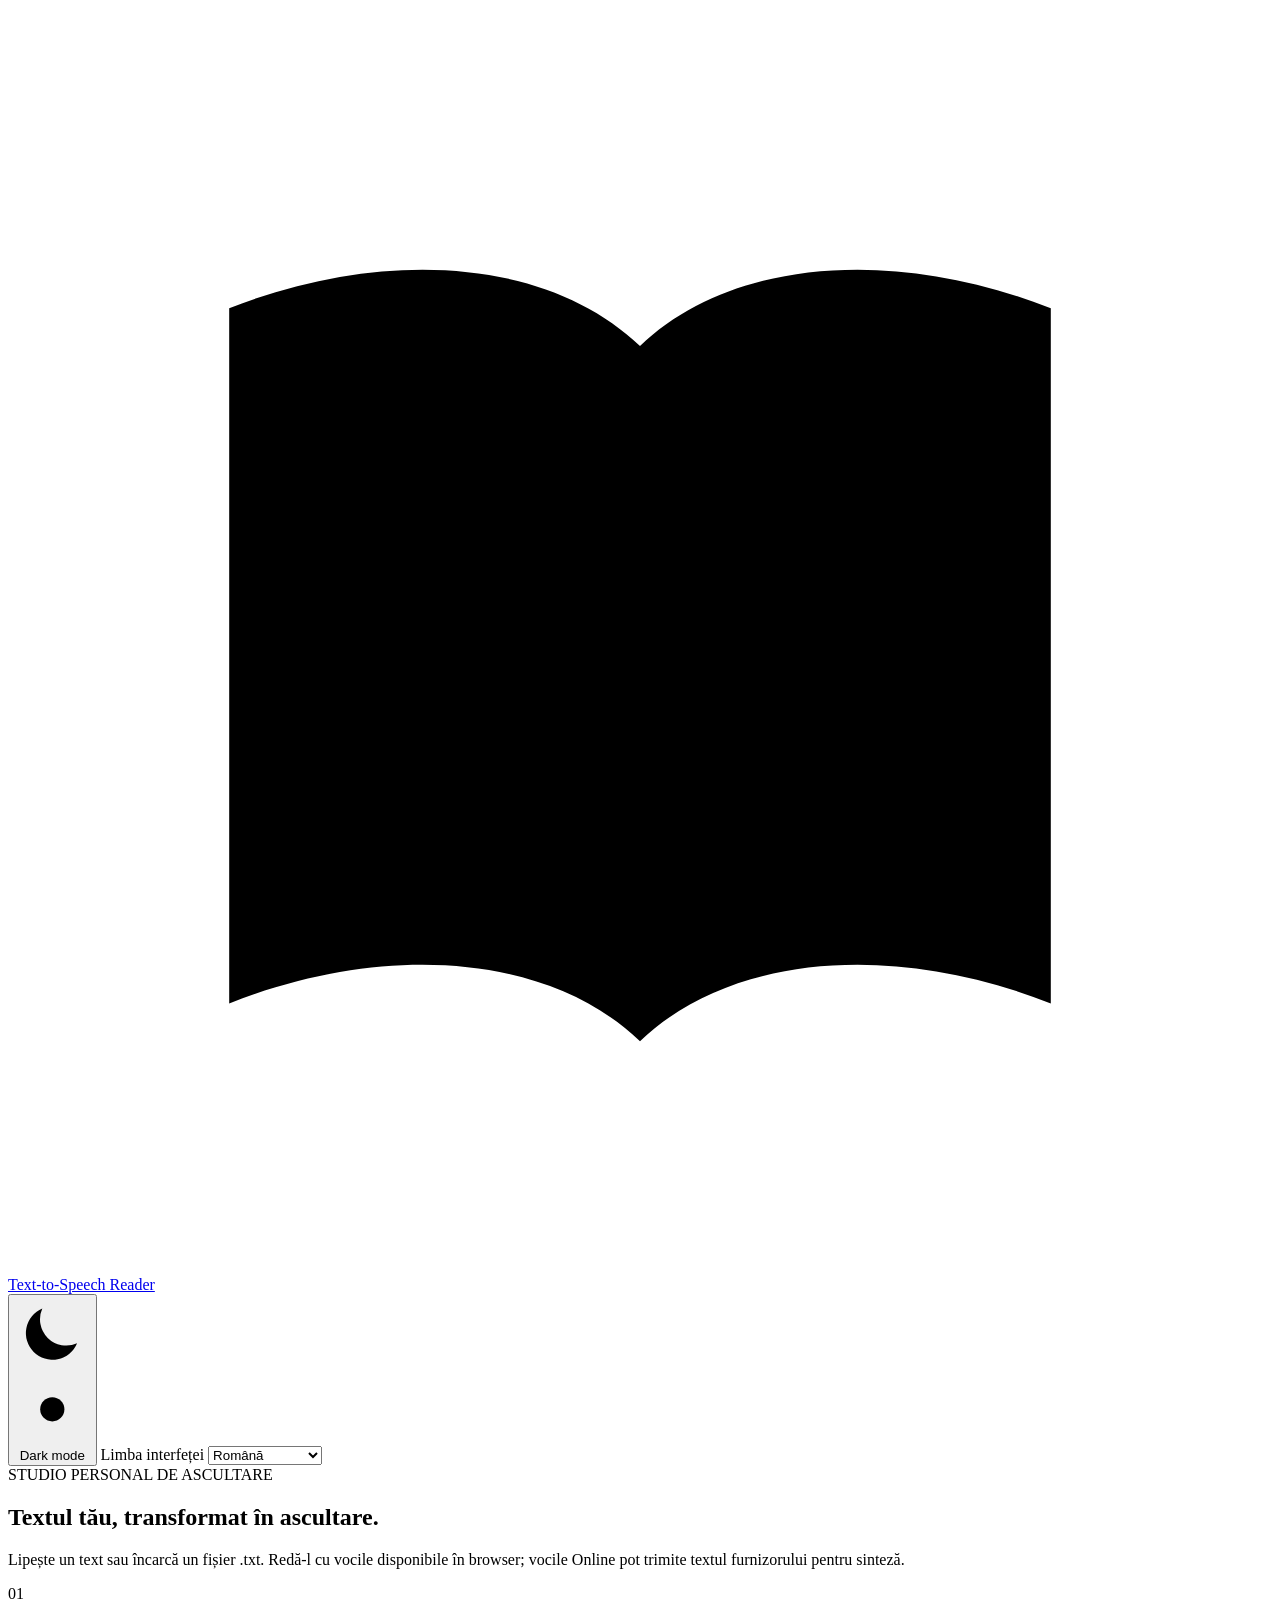
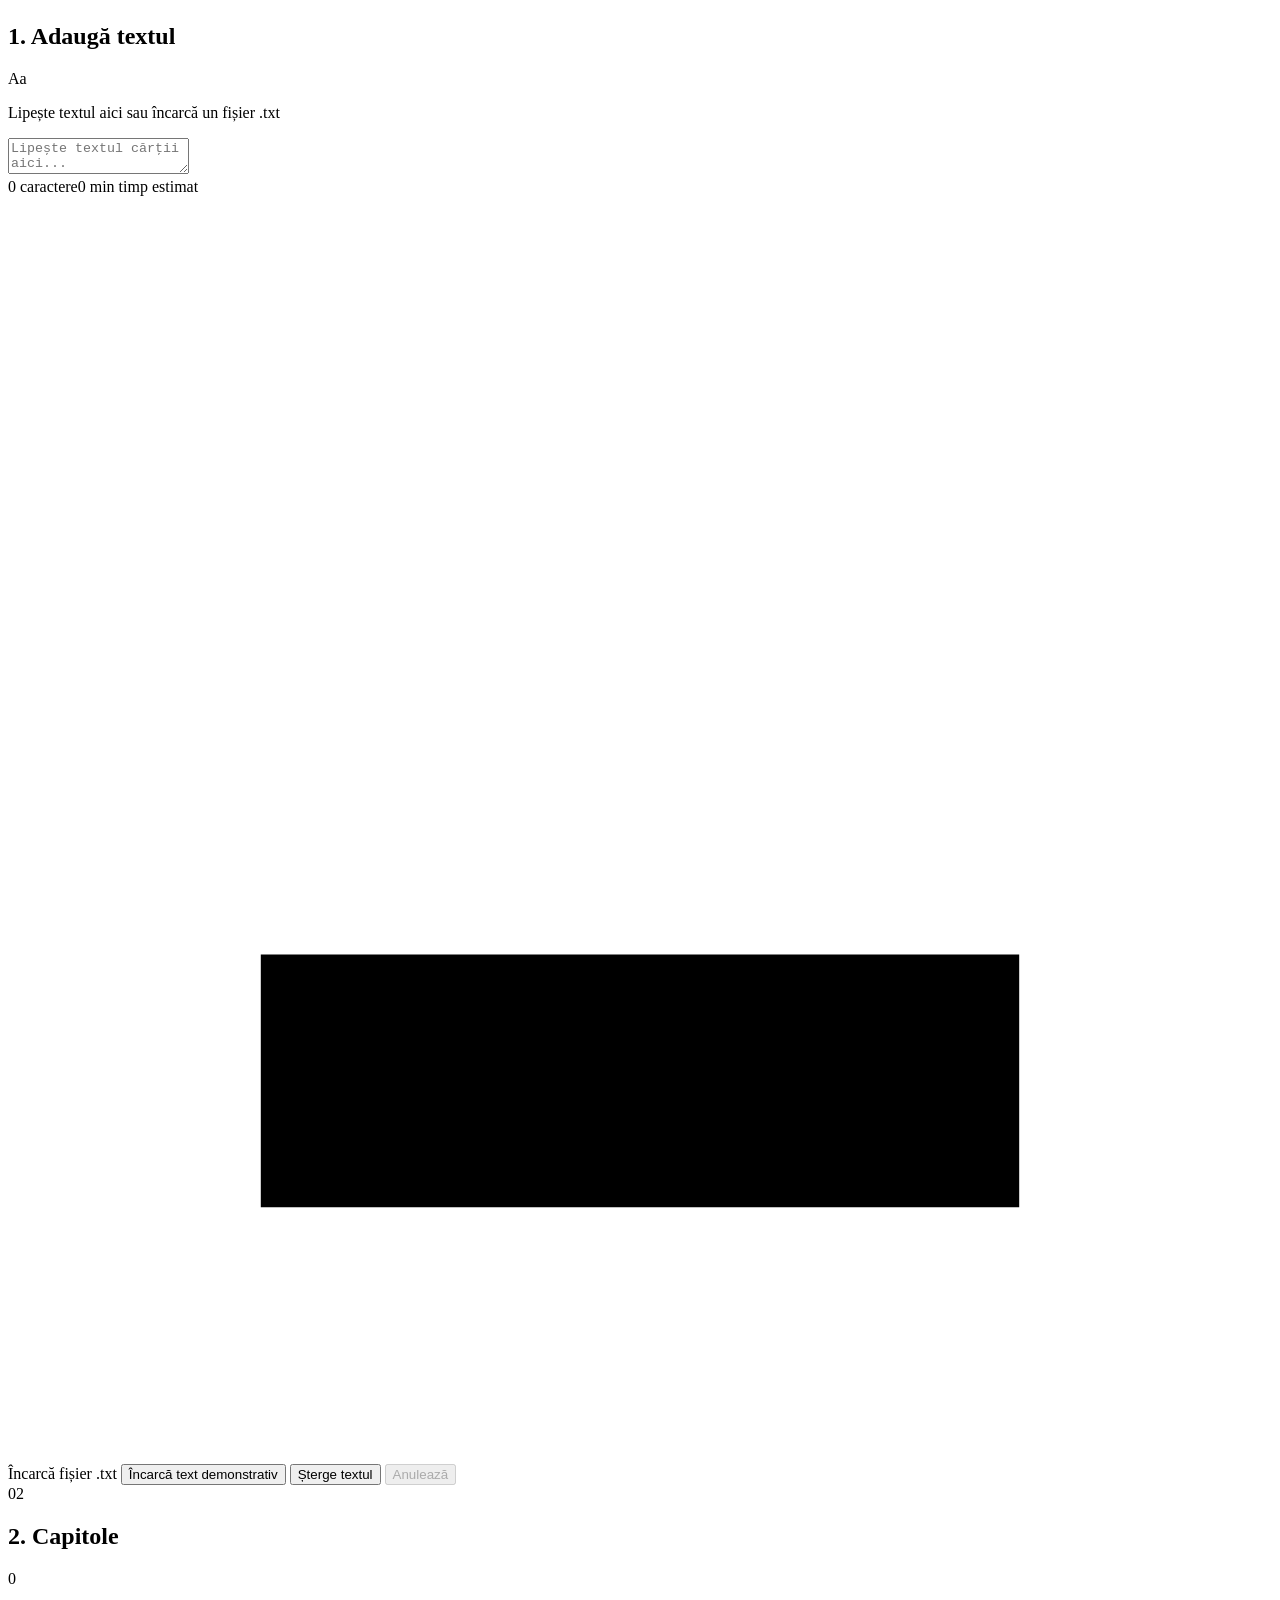
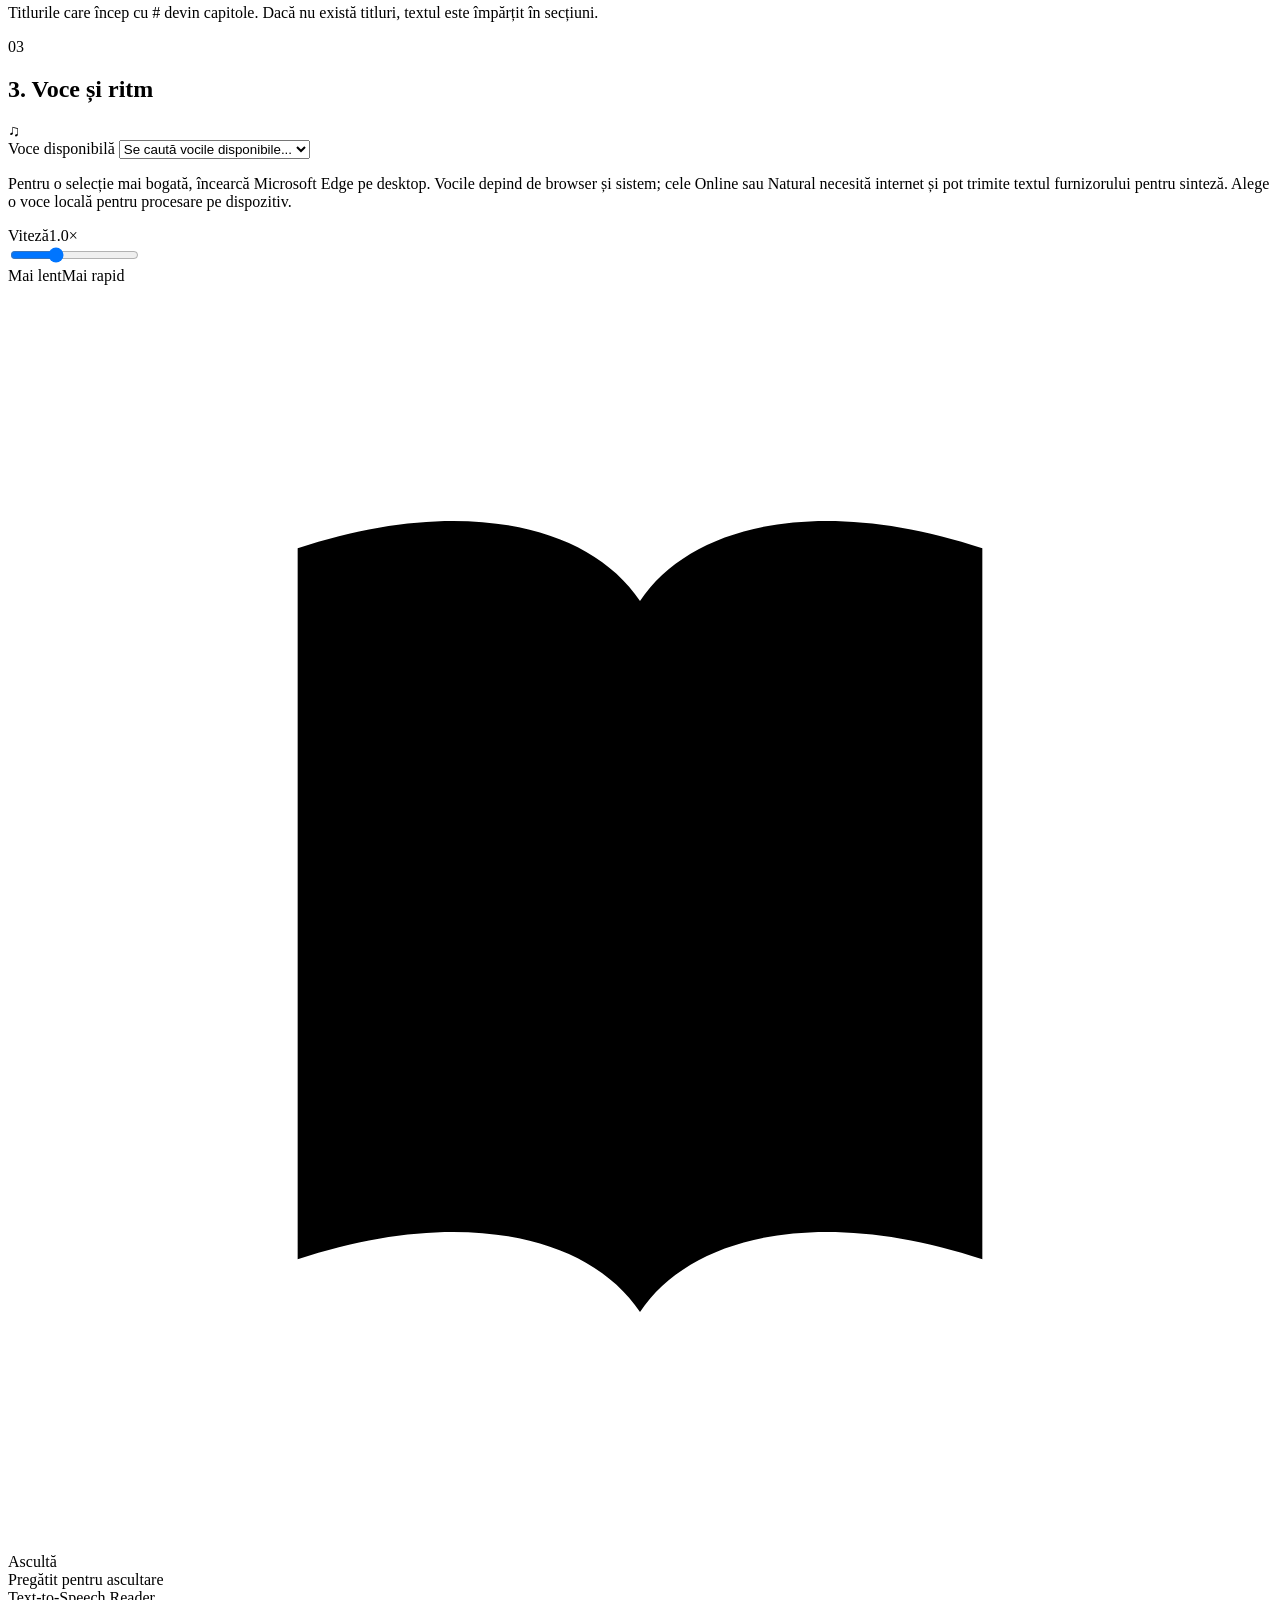
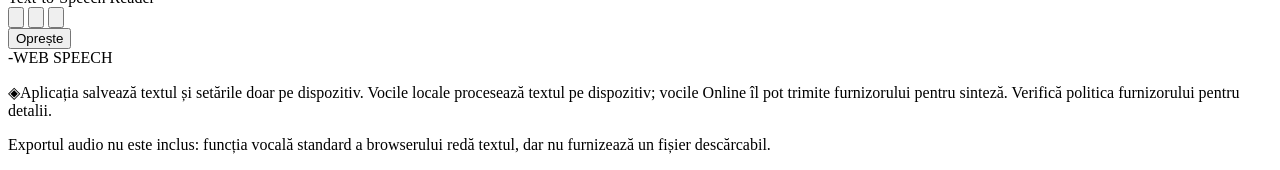
<file: src/template.html>
<!doctype html>
<html lang="ro">
<head>
<meta charset="utf-8">
<meta http-equiv="Content-Security-Policy" content="default-src 'self'; script-src 'self' 'unsafe-inline'; style-src 'self' 'unsafe-inline'; img-src 'self' data: blob:; font-src 'self' data:; media-src 'self' blob: data:; connect-src 'self'; worker-src 'self' blob:; object-src 'none'; base-uri 'self'; upgrade-insecure-requests">
<!-- CSP prin meta: GitHub Pages nu permite antete HTTP. Fara frame-ancestors/form-action, pe care meta nu le accepta. -->
<meta name="viewport" content="width=device-width, initial-scale=1">
<meta name="theme-color" content="#101c33">
<meta name="description" content="Transformă texte în audiobook-uri și ascultă-le cu vocile disponibile în browser.">
<link rel="manifest" href="manifest.json">
<link rel="icon" href="favicon.ico">
<link rel="apple-touch-icon" href="apple-touch-icon.png">
<title>Text-to-Speech Reader</title>
<style>/*CSS*/</style>
<script>try{if(localStorage.getItem('td-audiobook-theme')==='dark')document.documentElement.classList.add('theme-dark');}catch(_){}</script>
</head>
<body>
<div class="page-shell">
  <header class="topbar">
    <a class="brand" href="#top" aria-label="Text-to-Speech Reader">
      <span class="brand-mark" aria-hidden="true"><svg viewBox="0 0 40 40"><path d="M7 9.5c5.1-2 10.2-1.5 13 1.2v22c-2.8-2.7-7.9-3.2-13-1.2zM33 9.5c-5.1-2-10.2-1.5-13 1.2v22c2.8-2.7 7.9-3.2 13-1.2z"/><path d="M20 11v22"/></svg></span>
      <span data-i18n="appName">Text-to-Speech Reader</span>
    </a>
    <div class="topbar-actions">
      <button id="themeToggle" class="theme-toggle" type="button" aria-label="Dark mode" title="Dark mode">
        <svg class="theme-moon" viewBox="0 0 24 24" aria-hidden="true"><path d="M20.2 15.3A8.7 8.7 0 0 1 8.7 3.8 8.8 8.8 0 1 0 20.2 15.3Z"/></svg>
        <svg class="theme-sun" viewBox="0 0 24 24" aria-hidden="true"><circle cx="12" cy="12" r="4"/><path d="M12 2v2m0 16v2M4.93 4.93l1.42 1.42m11.3 11.3 1.42 1.42M2 12h2m16 0h2M4.93 19.07l1.42-1.42m11.3-11.3 1.42-1.42"/></svg>
        <span id="themeLabel">Dark mode</span>
      </button>
      <label class="locale-control"><span data-i18n="language">Limba interfeței</span>
        <select id="localeSelect" aria-label="Interface language">
          <option value="ro">Română</option><option value="en">English</option><option value="sr-latn">Srpski (latinica)</option><option value="sr-cyrl">Srpski (ćirilica)</option>
        </select>
      </label>
    </div>
  </header>

  <main id="top">
    <section class="hero">
      <div class="hero-copy">
        <div class="eyebrow"><span class="eyebrow-dot"></span><span data-i18n="eyebrow">STUDIO PERSONAL DE ASCULTARE</span></div>
        <h1 data-i18n="title">Textul tău, transformat în ascultare.</h1>
        <p data-i18n="subtitle">Lipește un text sau încarcă un fișier .txt. Redă-l cu vocile disponibile în browser; vocile Online pot trimite textul furnizorului pentru sinteză.</p>
      </div>
      <div class="hero-art" aria-hidden="true"><div class="art-disc"><span></span></div><div class="sound-wave"><i></i><i></i><i></i><i></i><i></i><i></i><i></i><i></i><i></i></div></div>
    </section>

    <div class="workspace">
      <section class="panel source-panel">
        <div class="panel-heading"><div><span class="step">01</span><h2 data-i18n="sourceTitle">1. Adaugă textul</h2></div><span class="panel-symbol" aria-hidden="true">Aa</span></div>
        <p class="panel-hint" data-i18n="sourceHint">Lipește textul aici sau încarcă un fișier .txt</p>
        <textarea id="textInput" spellcheck="false" data-i18n-placeholder="placeholder" placeholder="Lipește textul cărții aici..."></textarea>
        <div class="text-meta"><span id="charCount">0 caractere</span><span class="meta-divider"></span><span id="timeEstimate">0 min timp estimat</span></div>
        <div class="source-actions">
          <label class="button button-primary upload-button" for="fileInput"><svg viewBox="0 0 20 20" aria-hidden="true"><path d="M10 13V3m0 0L6.5 6.5M10 3l3.5 3.5M4 12v4h12v-4"/></svg><span data-i18n="upload">Încarcă fișier .txt</span></label>
          <input id="fileInput" type="file" accept=".txt,text/plain" hidden>
          <button id="sampleButton" class="button button-secondary" type="button" data-i18n="sample">Încarcă text demonstrativ</button>
          <button id="clearButton" class="button button-quiet" type="button" data-i18n="clear">Șterge textul</button>
          <button id="undoButton" class="button button-quiet undo-button" type="button" data-i18n="undo" disabled>Anulează</button>
        </div>
      </section>

      <aside class="side-column">
        <section class="panel chapter-panel">
          <div class="panel-heading"><div><span class="step">02</span><h2 data-i18n="chaptersTitle">2. Capitole</h2></div><span class="chapter-count" id="chapterCount">0</span></div>
          <p class="panel-hint" data-i18n="chapterHint">Titlurile care încep cu # devin capitole. Dacă nu există titluri, textul este împărțit în secțiuni.</p>
          <div id="chapterList" class="chapter-list" aria-label="Chapters"></div>
        </section>
        <section class="panel voice-panel">
          <div class="panel-heading"><div><span class="step">03</span><h2 data-i18n="voiceTitle">3. Voce și ritm</h2></div><span class="voice-icon" aria-hidden="true">♫</span></div>
          <label class="field-label" for="voiceSelect" data-i18n="voice">Voce disponibilă</label>
          <select id="voiceSelect" class="full-select"><option value="" data-i18n="voiceLoading">Se caută vocile disponibile...</option></select>
          <p class="edge-voice-note" data-i18n="edgeVoiceNote">Pentru o selecție mai bogată, încearcă Microsoft Edge pe desktop. Vocile depind de browser și sistem; cele Online sau Natural necesită internet și pot trimite textul furnizorului pentru sinteză. Alege o voce locală pentru procesare pe dispozitiv.</p>
          <div class="rate-row"><label class="field-label" for="rateInput" data-i18n="rate">Viteză</label><output id="rateValue" for="rateInput">1.0×</output></div>
          <input id="rateInput" class="rate-slider" type="range" min="0.6" max="1.8" step="0.1" value="1" aria-label="Speech speed">
          <div class="range-labels"><span data-i18n="rateSlow">Mai lent</span><span data-i18n="rateFast">Mai rapid</span></div>
        </section>
      </aside>

      <section class="player-card">
        <div class="player-main">
          <div class="player-cover" aria-hidden="true"><svg viewBox="0 0 48 48"><path d="M11 10c6-2 11-1 13 2v27c-2-3-7-4-13-2zM37 10c-6-2-11-1-13 2v27c2-3 7-4 13-2z"/><path d="M24 12v27"/></svg></div>
          <div class="player-copy"><div class="player-kicker" data-i18n="playerTitle">Ascultă</div><div id="playerStatus" class="player-status" aria-live="polite" data-i18n="idle">Pregătit pentru ascultare</div><div id="activeChapter" class="active-chapter">Text-to-Speech Reader</div></div>
          <div class="player-controls">
            <button id="prevButton" class="icon-button" type="button" data-i18n-aria="previous" aria-label="Capitolul anterior"><svg viewBox="0 0 24 24"><path d="M6 5v14M19 6l-9 6 9 6z"/></svg></button>
            <button id="playButton" class="play-button" type="button" data-i18n-aria="play" aria-label="Redă capitolul"><svg class="play-icon" viewBox="0 0 24 24"><path d="m8 5 12 7-12 7z"/></svg><svg class="pause-icon" viewBox="0 0 24 24"><path d="M7 5h4v14H7zM15 5h4v14h-4z"/></svg></button>
            <button id="nextButton" class="icon-button" type="button" data-i18n-aria="next" aria-label="Capitolul următor"><svg viewBox="0 0 24 24"><path d="M18 5v14M5 6l9 6-9 6z"/></svg></button>
          </div>
          <button id="stopButton" class="stop-button" type="button" data-i18n="stop">Oprește</button>
        </div>
        <div class="progress-track"><span id="progressBar"></span></div>
        <div class="player-foot"><span id="progressLabel">-</span><span>WEB SPEECH</span></div>
      </section>
    </div>

    <footer class="footnotes"><p><span class="privacy-icon">◈</span><span data-i18n="privacy">Aplicația salvează textul și setările doar pe dispozitiv. Vocile locale procesează textul pe dispozitiv; vocile Online îl pot trimite furnizorului pentru sinteză. Verifică politica furnizorului pentru detalii.</span></p><p class="export-note" data-i18n="exportNote">Exportul audio nu este inclus: funcția vocală standard a browserului redă textul, dar nu furnizează un fișier descărcabil.</p></footer>
  </main>
</div>
<script>/*JS*/</script>
<script>
if ('serviceWorker' in navigator && location.protocol !== 'file:') { window.addEventListener('load', function () { navigator.serviceWorker.register('./sw.js').catch(function () {}); }); }
</script>
</body>
</html>
</file>
